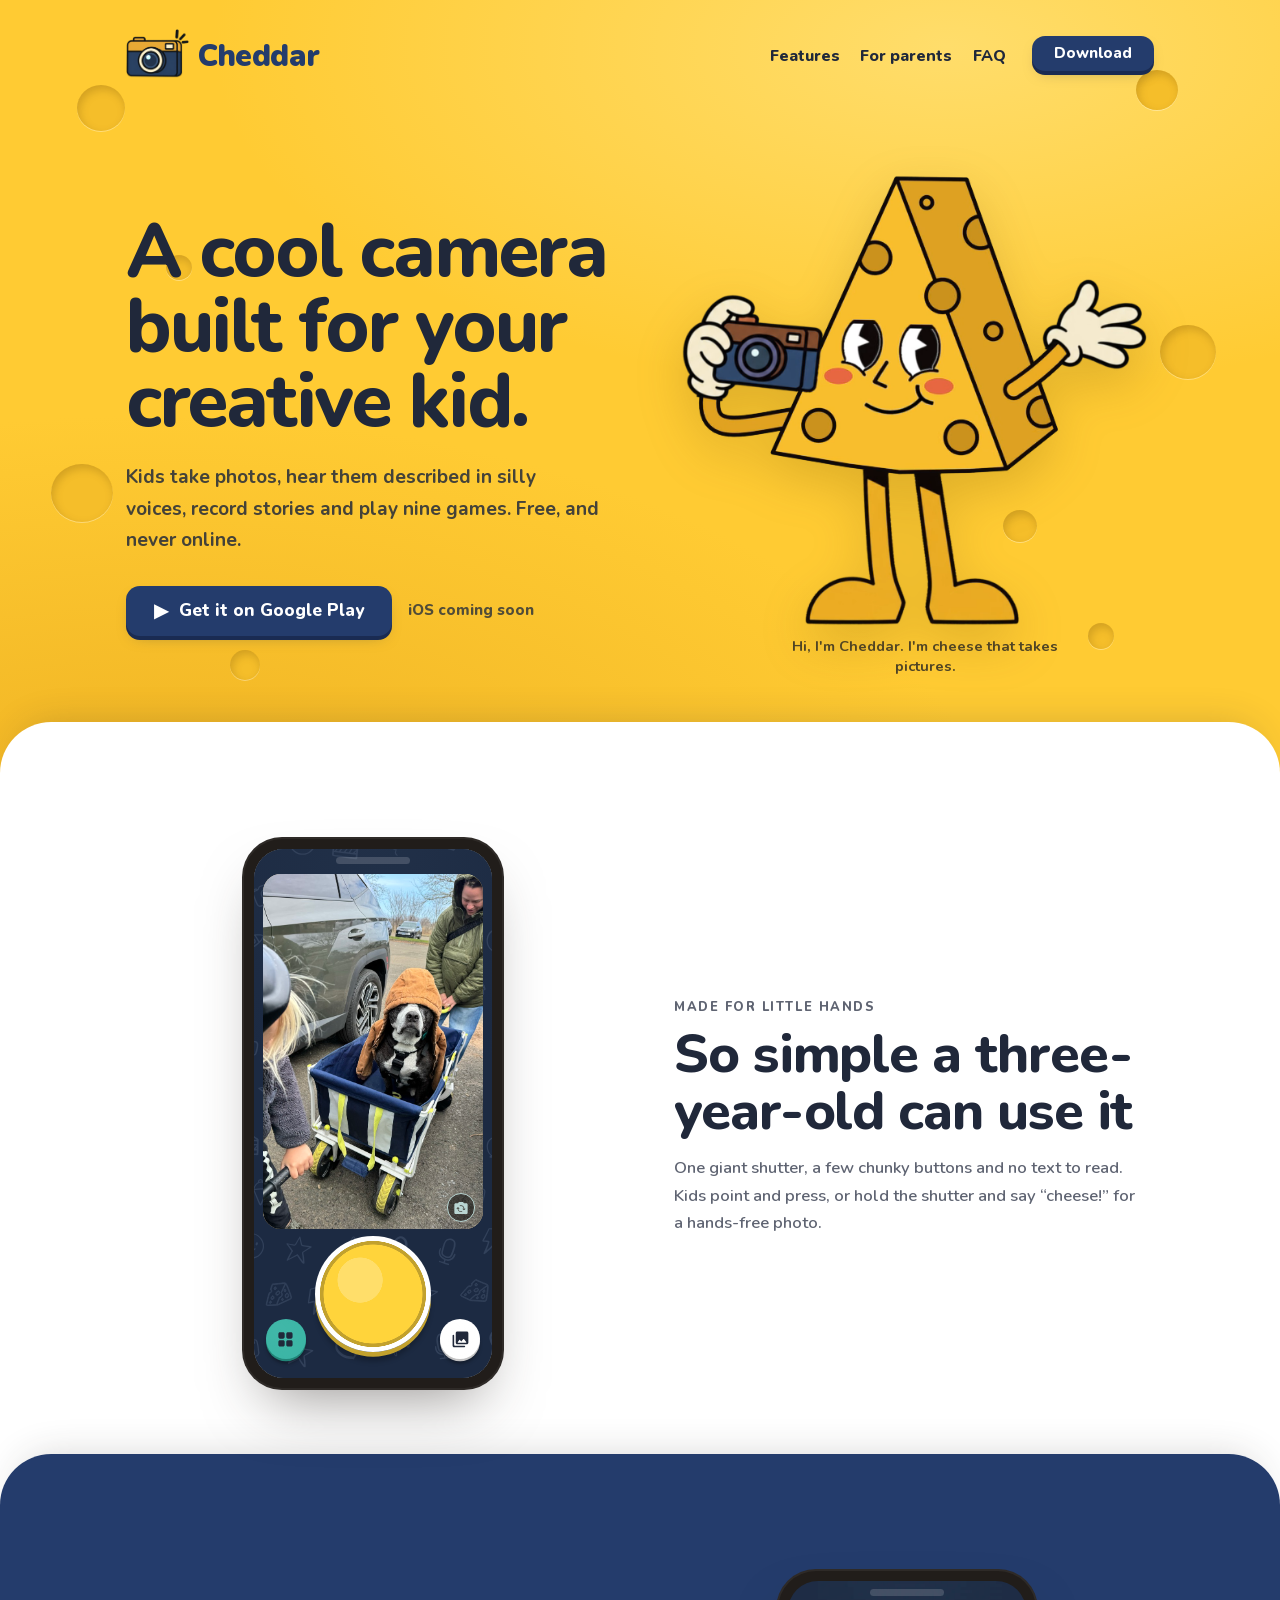
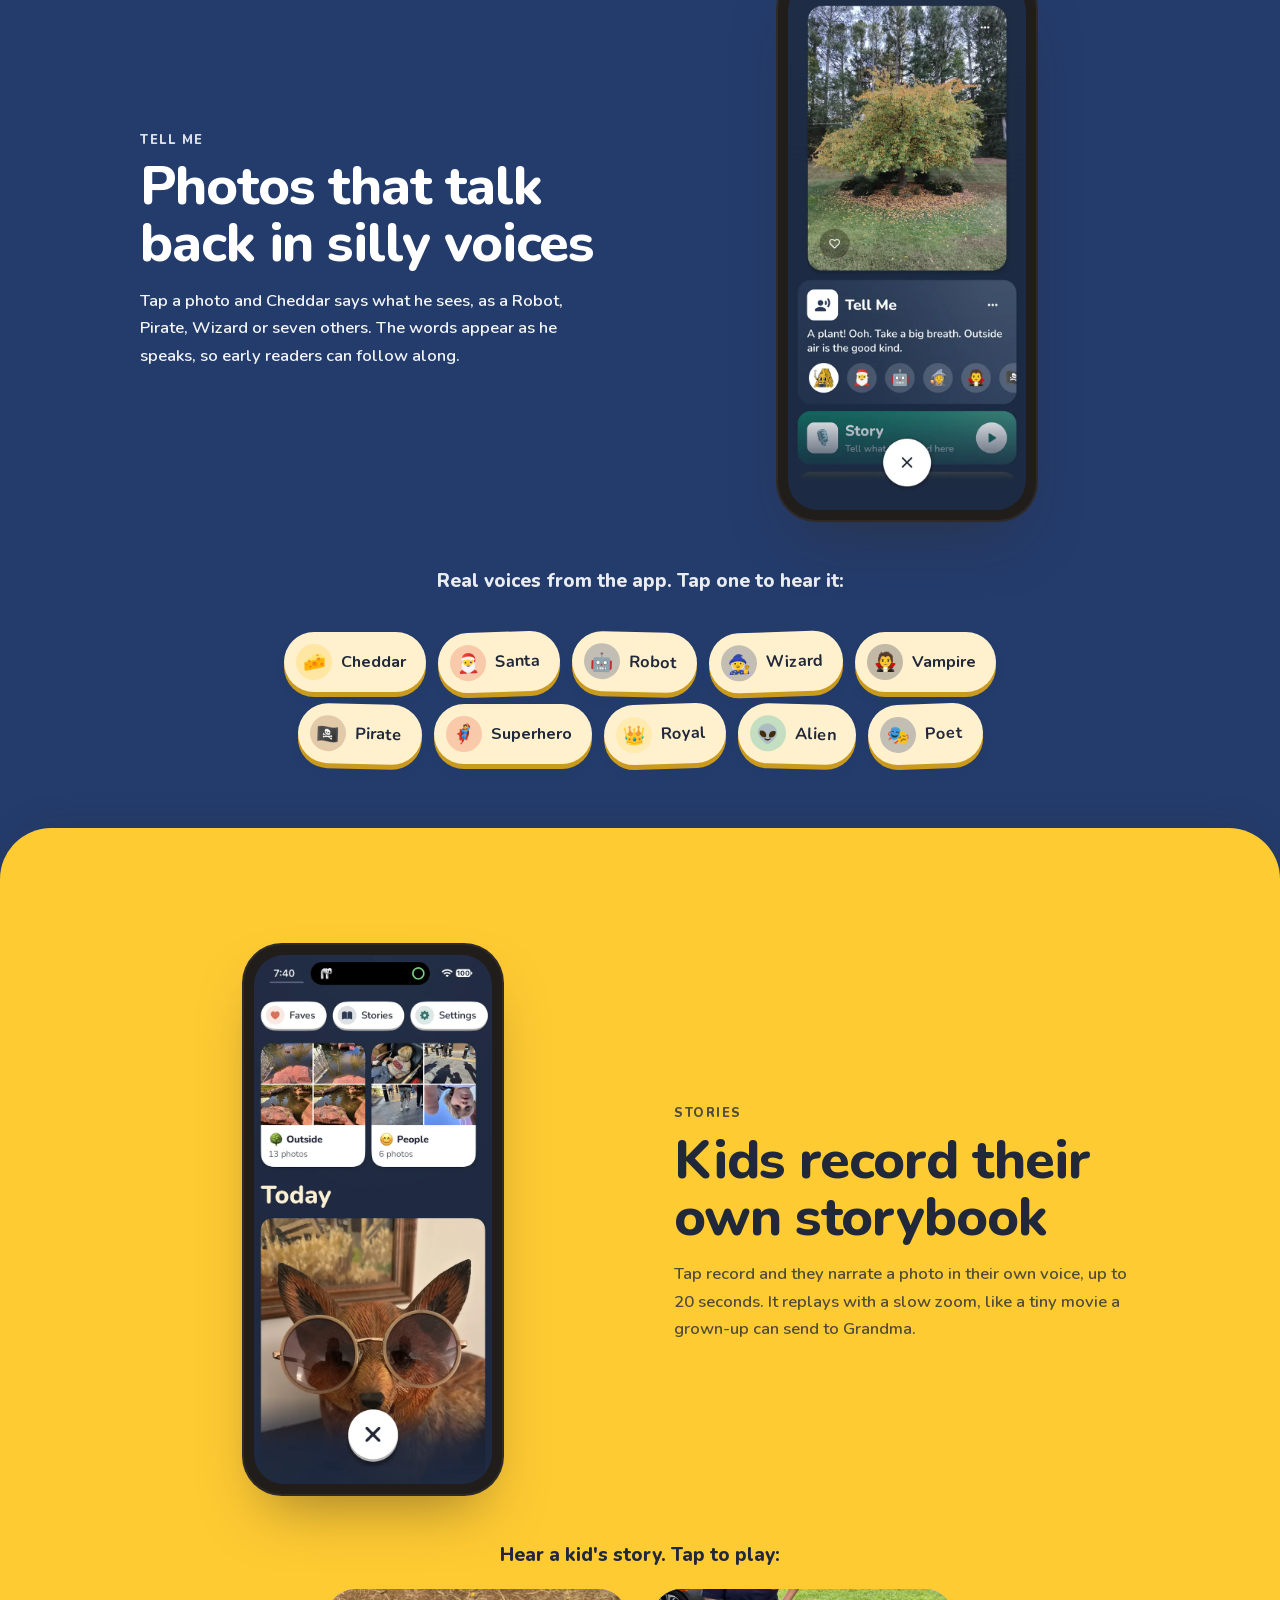
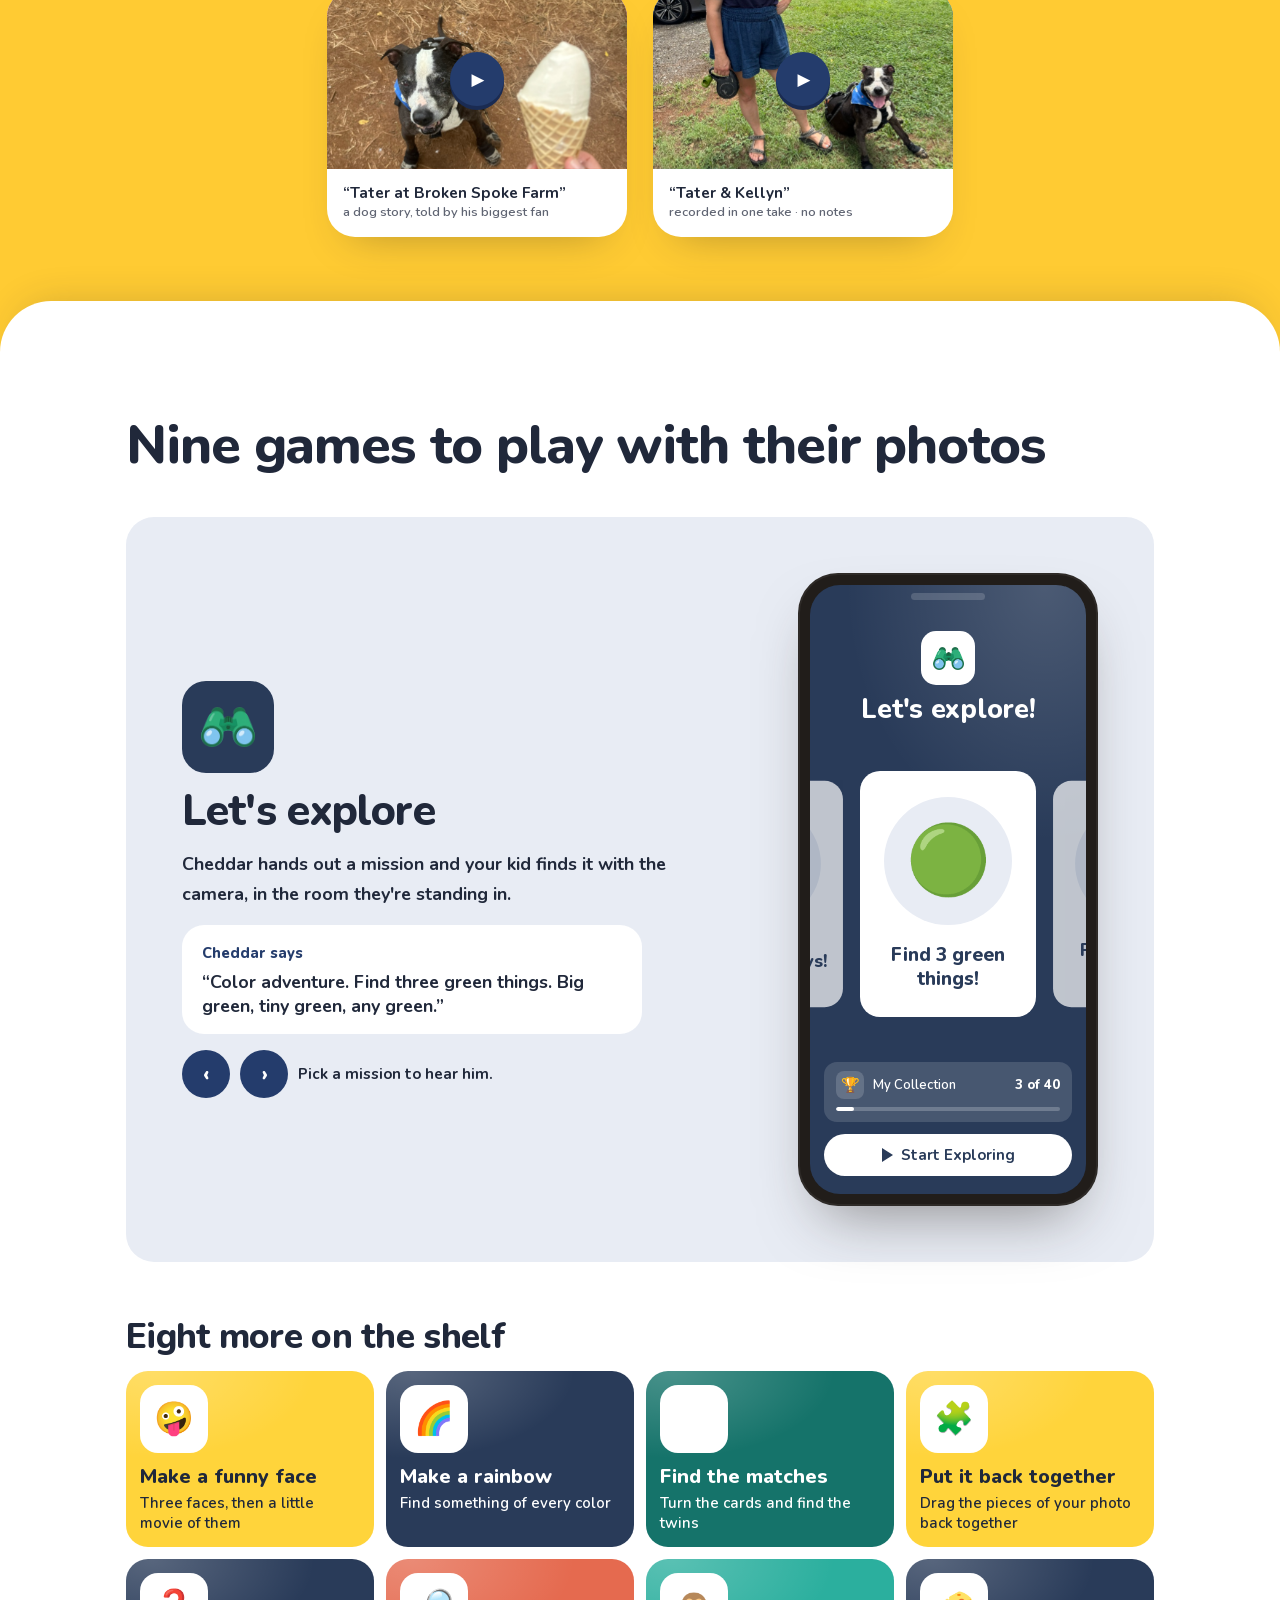
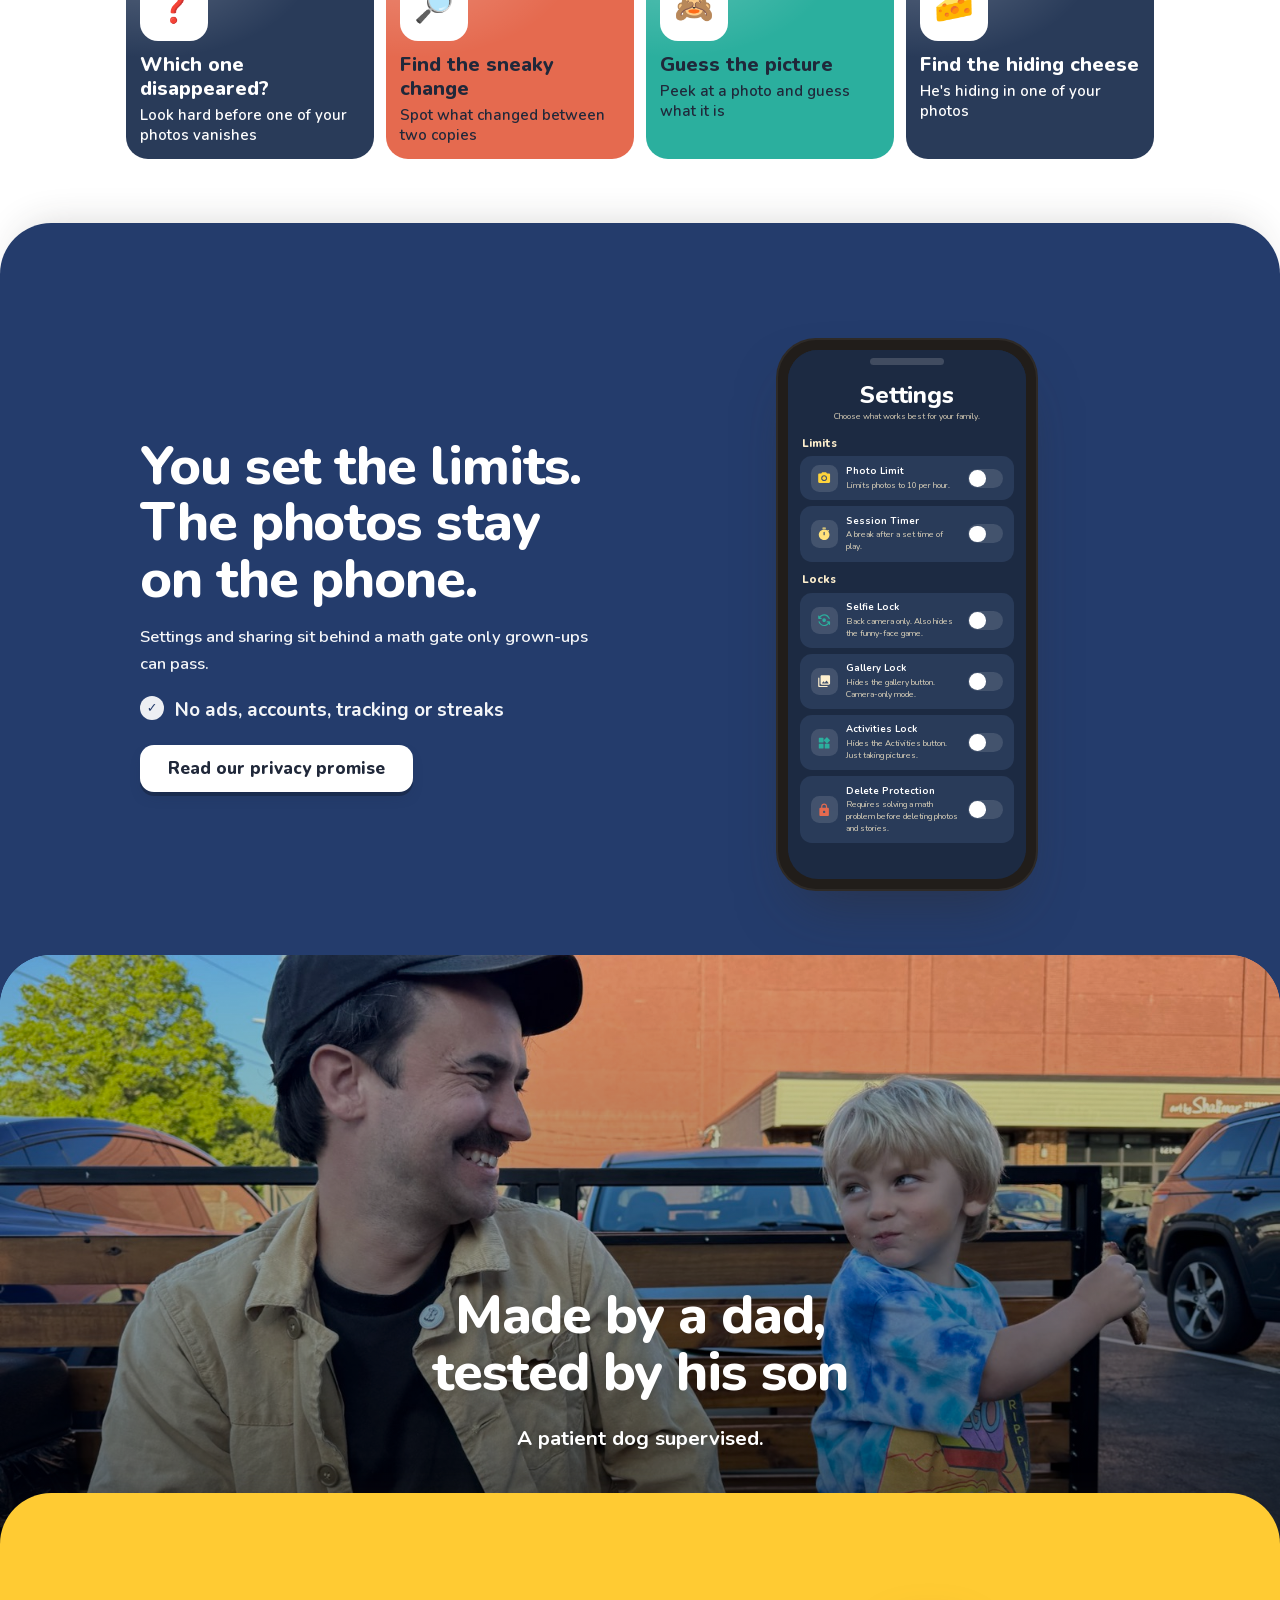
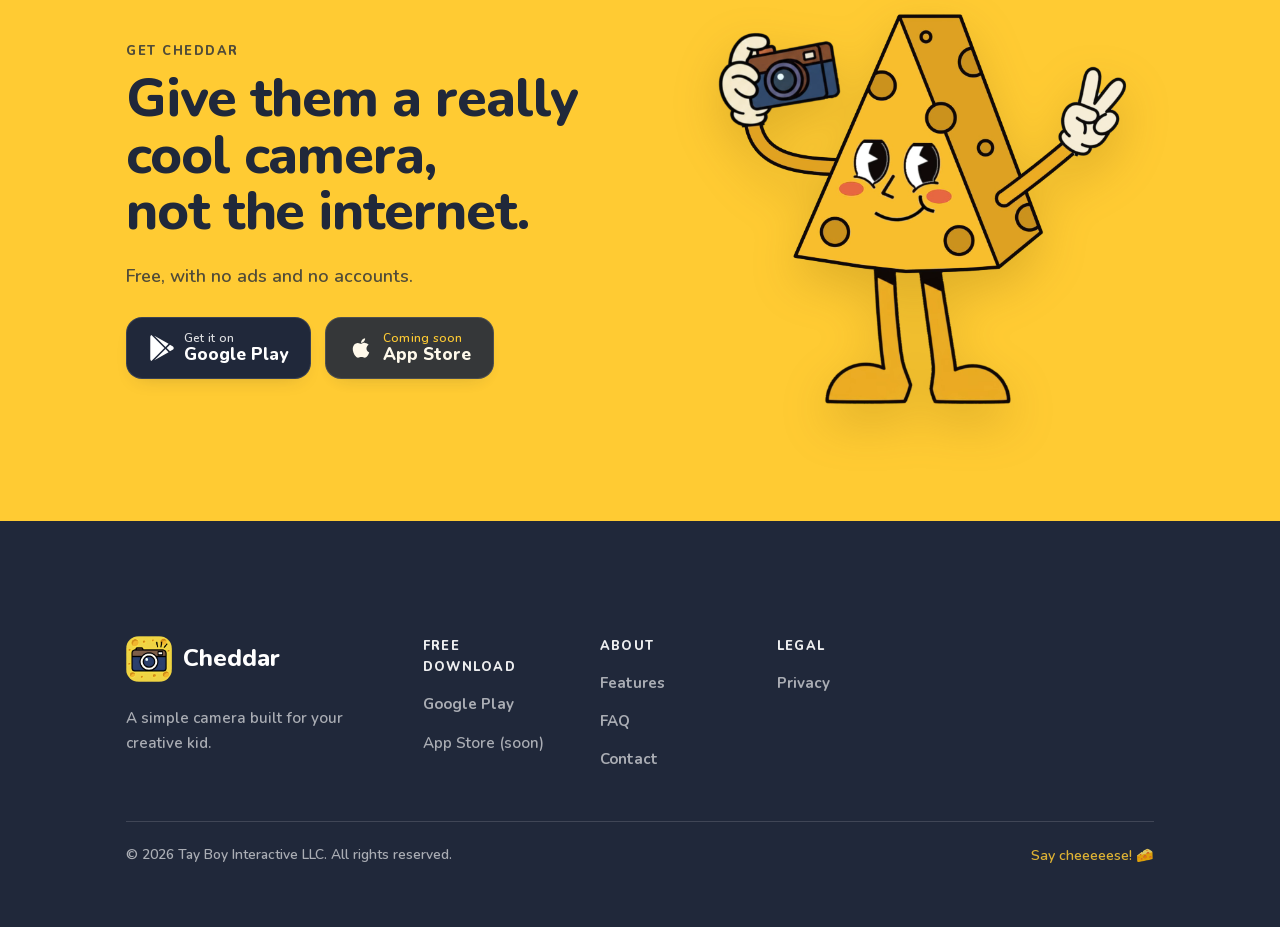
<file: index.html>
<!DOCTYPE html>
<html lang="en">
<head>
  <meta charset="UTF-8" />
  <meta name="viewport" content="width=device-width, initial-scale=1" />
  <script>document.documentElement.classList.add("js");</script>
  <title>Cheddar — A Safe Kids' Camera App for Ages 3 and Up</title>
  <meta name="description" content="Cheddar is a safe, playful first camera app for kids ages 3 and up. Giant buttons, no reading required, photos stay on the device, and parents stay in control." />
  <meta name="theme-color" content="#FFCB33" />
  <!-- Light only: tell browsers and dark-mode extensions not to repaint the page (darkreader-lock is Dark Reader's opt-out). -->
  <meta name="color-scheme" content="light" />
  <meta name="darkreader-lock" />
  <link rel="canonical" href="https://cheddar.cam/" />

  <link rel="icon" type="image/png" sizes="32x32" href="assets/img/favicon-32.png?v=202609121222" />
  <link rel="icon" type="image/png" sizes="192x192" href="assets/img/icon-192.png?v=202609121222" />
  <link rel="apple-touch-icon" href="assets/img/apple-touch-icon.png?v=202609121222" />

  <meta property="og:type" content="website" />
  <meta property="og:site_name" content="Cheddar" />
  <meta property="og:title" content="Cheddar — A Safe Kids' Camera App for Ages 3 and Up" />
  <meta property="og:description" content="A safe, playful first camera for kids ages 3 and up. Photos stay on the device; parents stay in control." />
  <meta property="og:url" content="https://cheddar.cam/" />
  <meta property="og:image" content="https://cheddar.cam/assets/img/og-image.png?v=202609121222" />
  <meta property="og:image:width" content="1200" />
  <meta property="og:image:height" content="630" />
  <meta name="twitter:card" content="summary_large_image" />
  <meta name="twitter:title" content="Cheddar — A Safe Kids' Camera App for Ages 3 and Up" />
  <meta name="twitter:description" content="A safe, playful first camera for kids ages 3 and up. Photos stay on the device; parents stay in control." />
  <meta name="twitter:image" content="https://cheddar.cam/assets/img/og-image.png?v=202609121222" />

  <link rel="preload" href="fonts/nunito-latin.woff2" as="font" type="font/woff2" crossorigin />
  <link rel="stylesheet" href="css/styles.css?v=202611201400" />

  <script type="application/ld+json">
  {
    "@context": "https://schema.org",
    "@graph": [
      {
        "@type": "Organization",
        "@id": "https://cheddar.cam/#org",
        "name": "Tay Boy Interactive LLC",
        "url": "https://cheddar.cam/",
        "logo": "https://cheddar.cam/assets/img/icon-512.png?v=202609121222"
      },
      {
        "@type": "WebSite",
        "@id": "https://cheddar.cam/#website",
        "name": "Cheddar",
        "url": "https://cheddar.cam/",
        "publisher": { "@id": "https://cheddar.cam/#org" }
      },
      {
        "@type": "MobileApplication",
        "name": "Cheddar",
        "alternateName": "Cheddar Cam",
        "operatingSystem": "Android",
        "installUrl": "https://play.google.com/store/apps/details?id=com.cheddarcam.android",
        "applicationCategory": "PhotographyApplication",
        "url": "https://cheddar.cam/",
        "description": "Cheddar is a safe, playful first camera app for kids ages 3 and up. Kids take photos by saying “cheese,” hear them described in silly character voices, record their own stories, and play nine games, from scavenger hunts to puzzles made from their own pictures. No ads, no accounts, no tracking — photos stay on the device and parents set the limits.",
        "image": "https://cheddar.cam/assets/img/icon-512.png?v=202609121222",
        "screenshot": "https://cheddar.cam/assets/img/og-image.png?v=202609121222",
        "offers": { "@type": "Offer", "price": "0", "priceCurrency": "USD" },
        "publisher": { "@id": "https://cheddar.cam/#org" }
      }
    ]
  }
  </script>
</head>
<body>
  <a class="skip-link" href="#main">Skip to content</a>


  <header class="site-header">
    <div class="container">
      <a class="brand" href="/">
        <img src="assets/img/logo-camera.webp?v=202609141818" width="45" height="40" alt="" />
        <span>Cheddar</span>
      </a>
      <button class="nav-toggle" type="button" aria-expanded="false" aria-controls="primary-nav" aria-label="Open menu" data-nav-toggle>
        <span class="bars" aria-hidden="true"></span>
      </button>
      <nav class="nav-links" id="primary-nav" aria-label="Primary">
        <a class="nav-text" href="#features">Features</a>
        <a class="nav-text" href="#parents">For parents</a>
        <a class="nav-text" href="/faq">FAQ</a>
        <a class="nav-download toy-btn" href="#download">Download</a>
      </nav>
    </div>
  </header>

  <main id="main">

    <!-- HERO — a playful little world -->
    <section class="hero band" aria-labelledby="hero-title">
      <div class="cheese-holes" aria-hidden="true">
        <span></span><span></span><span></span><span></span>
        <span></span><span></span><span></span><span></span>
      </div>
      <div class="container hero-grid">
        <div class="hero-copy">
          <h1 id="hero-title">
            <span class="ln">A cool camera</span>
            <span class="ln">built for your</span>
            <span class="ln">creative kid.</span>
          </h1>
          <p class="subline">
            Kids take photos, hear them described in silly voices, record
            stories and play nine games. Free, and never online.
          </p>
          <div class="cta-row">
            <a class="toy-btn" href="https://play.google.com/store/apps/details?id=com.cheddarcam.android" data-play-store rel="noopener">
              <span class="btn-emoji" aria-hidden="true">▶</span> Get it on Google Play
            </a>
            <span class="chip is-ghost"> iOS coming soon</span>
          </div>
        </div>

        <div class="hero-visual">
          <div class="hero-mascot-stage" data-mascot-video data-mascot-eager data-webm="assets/video/cheesy-smile.webm?v=202611111000" data-mov="assets/video/cheesy-smile.mov?v=202611111000">
            <img class="hero-mascot-main" src="assets/img/mascot.webp?v=202609181010" alt="Cheddar the cheese mascot, waving with a camera" />
          </div>
          <p class="mascot-intro">Hi, I'm <strong>Cheddar</strong>. I'm cheese that takes pictures.</p>
        </div>
      </div>
    </section>

    <!-- FEATURE PANELS — one clear panel per main feature -->

    <!-- 1. The camera itself: a working copy of the camera screen (press the shutter to step through photos) -->
    <section id="features" class="fp-section band band--white reveal">
      <div class="container">
        <div class="fpanel">
          <div class="fpanel-media">
            <div class="phone">
              <div class="phone-screen cam-screen">
                <!-- The app's camera screen (Night ground), rebuilt from the app: wallpaper baked from its
                     doodle art and layout, sizes and colours from its design tokens. Only the shutter works. -->
                <div class="appcam" data-hero-cam>
                  <div class="appcam-view">
                    <div class="hcam-frame hf-1 is-current"></div>
                    <div class="hcam-frame hf-2"></div>
                    <div class="hcam-frame hf-3"></div>
                    <div class="hcam-frame hf-4"></div>
                    <span class="appcam-flip" aria-hidden="true">
                      <svg viewBox="0 0 24 24" focusable="false"><path d="M20,5h-3.17l-1.24,-1.35C15.22,3.24 14.68,3 14.12,3H9.88c-0.56,0 -1.1,0.24 -1.48,0.65L7.17,5H4C2.9,5 2,5.9 2,7v12c0,1.1 0.9,2 2,2h16c1.1,0 2,-0.9 2,-2V7C22,5.9 21.1,5 20,5zM13.67,17.7C13.15,17.89 12.59,18 12,18c-2.76,0 -5,-2.24 -5,-5H5l2.5,-2.5L10,13H8c0,2.21 1.79,4 4,4c0.46,0 0.91,-0.08 1.32,-0.23c0.19,-0.07 0.39,-0.03 0.53,0.11C14.11,17.14 14.01,17.57 13.67,17.7zM16.5,15.5L14,13h2c0,-2.21 -1.79,-4 -4,-4c-0.46,0 -0.91,0.08 -1.32,0.23c-0.19,0.07 -0.39,0.03 -0.53,-0.11C9.89,8.86 9.99,8.43 10.33,8.3C10.85,8.11 11.41,8 12,8c2.76,0 5,2.24 5,5h2L16.5,15.5z"/></svg>
                    </span>
                    <div class="appcam-flash" data-hero-flash aria-hidden="true"></div>
                  </div>
                  <div class="appcam-controls">
                    <span class="appcam-side appcam-activities" aria-hidden="true">
                      <svg viewBox="0 0 24 24" focusable="false"><path d="M5,11h4c1.1,0 2,-0.9 2,-2V5c0,-1.1 -0.9,-2 -2,-2H5C3.9,3 3,3.9 3,5v4C3,10.1 3.9,11 5,11z"/><path d="M5,21h4c1.1,0 2,-0.9 2,-2v-4c0,-1.1 -0.9,-2 -2,-2H5c-1.1,0 -2,0.9 -2,2v4C3,20.1 3.9,21 5,21z"/><path d="M13,5v4c0,1.1 0.9,2 2,2h4c1.1,0 2,-0.9 2,-2V5c0,-1.1 -0.9,-2 -2,-2h-4C13.9,3 13,3.9 13,5z"/><path d="M15,21h4c1.1,0 2,-0.9 2,-2v-4c0,-1.1 -0.9,-2 -2,-2h-4c-1.1,0 -2,0.9 -2,2v4C13,20.1 13.9,21 15,21z"/></svg>
                    </span>
                    <button class="appcam-shutter" type="button" data-hero-shutter aria-label="Take a photo"></button>
                    <span class="appcam-side appcam-gallery" data-hero-roll aria-hidden="true">
                      <svg viewBox="0 0 24 24" focusable="false"><path d="M22,16L22,4c0,-1.1 -0.9,-2 -2,-2L8,2c-1.1,0 -2,0.9 -2,2v12c0,1.1 0.9,2 2,2h12c1.1,0 2,-0.9 2,-2zM11.4,12.53l1.63,2.18 2.58,-3.22c0.2,-0.25 0.58,-0.25 0.78,0l2.96,3.7c0.26,0.33 0.03,0.81 -0.39,0.81L9,16c-0.41,0 -0.65,-0.47 -0.4,-0.8l2,-2.67c0.2,-0.26 0.6,-0.26 0.8,0zM2,7v13c0,1.1 0.9,2 2,2h13c0.55,0 1,-0.45 1,-1s-0.45,-1 -1,-1L5,20c-0.55,0 -1,-0.45 -1,-1L4,7c0,-0.55 -0.45,-1 -1,-1s-1,0.45 -1,1z"/></svg>
                      <span class="appcam-thumb hf-1"></span>
                      <span class="appcam-thumb hf-2"></span>
                      <span class="appcam-thumb hf-3"></span>
                      <span class="appcam-thumb hf-4"></span>
                    </span>
                  </div>
                </div>
              </div>
            </div>
          </div>
          <div class="fpanel-copy">
            <span class="eyebrow">Made for little hands</span>
            <h2>So simple a three-year-old can use it</h2>
            <p class="fp-desc">One giant shutter, a few chunky buttons and no text to read. Kids point and press, or hold the shutter and say “cheese!” for a hands-free photo.</p>
          </div>
        </div>
      </div>
    </section>

    <!-- 2. Tell Me (with the voice picker folded in) -->
    <section class="fp-section band band--purple reveal">
      <div class="container">
        <div class="fpanel reverse">
          <div class="fpanel-media">
            <div class="phone"><div class="phone-screen"><img src="assets/screenshots/tell-me-night.webp?v=202611201500" width="280" height="623" alt="A photo of a tree in autumn, with Cheddar's Tell Me card saying “A plant! Ooh. Take a big breath. Outside air is the good kind.” and the character voices beneath it" loading="lazy" /></div></div>
          </div>
          <div class="fpanel-copy">
            <span class="eyebrow">Tell Me</span>
            <h2>Photos that talk back in silly voices</h2>
            <p class="fp-desc">Tap a photo and Cheddar says what he sees, as a Robot, Pirate, Wizard or seven others. The words appear as he speaks, so early readers can follow along.</p>
          </div>
        </div>
        <div class="cs-voices">
          <p class="cs-voices-label">Real voices from the app. Tap one to hear it:</p>
          <div class="voice-strip" role="group" aria-label="Character voice samples">
            <button class="voice-chip accent-yellow" type="button" data-audio="assets/voices/voice_preview_kore.m4a"><span class="vc-emoji" aria-hidden="true">🧀</span> Cheddar</button>
            <button class="voice-chip accent-coral" type="button" data-audio="assets/voices/voice_preview_sulafat.m4a"><span class="vc-emoji" aria-hidden="true">🎅</span> Santa</button>
            <button class="voice-chip accent-sky" type="button" data-audio="assets/voices/voice_preview_schedar.m4a"><span class="vc-emoji" aria-hidden="true">🤖</span> Robot</button>
            <button class="voice-chip accent-purple" type="button" data-audio="assets/voices/voice_preview_charon.m4a"><span class="vc-emoji" aria-hidden="true">🧙</span> Wizard</button>
            <button class="voice-chip accent-ink" type="button" data-audio="assets/voices/voice_preview_algenib.m4a"><span class="vc-emoji" aria-hidden="true">🧛</span> Vampire</button>
            <button class="voice-chip accent-orange" type="button" data-audio="assets/voices/voice_preview_orus.m4a"><span class="vc-emoji" aria-hidden="true">🏴‍☠️</span> Pirate</button>
            <button class="voice-chip accent-pink" type="button" data-audio="assets/voices/voice_preview_fenrir.m4a"><span class="vc-emoji" aria-hidden="true">🦸</span> Superhero</button>
            <button class="voice-chip accent-splash" type="button" data-audio="assets/voices/voice_preview_achernar.m4a"><span class="vc-emoji" aria-hidden="true">👑</span> Royal</button>
            <button class="voice-chip accent-mint" type="button" data-audio="assets/voices/voice_preview_zephyr.m4a"><span class="vc-emoji" aria-hidden="true">👽</span> Alien</button>
            <button class="voice-chip accent-purple" type="button" data-audio="assets/voices/voice_preview_puck.m4a"><span class="vc-emoji" aria-hidden="true">🎭</span> Poet</button>
          </div>
        </div>
      </div>
    </section>

    <!-- 3. Stories (sharing folded in) -->
    <section class="fp-section band band--yellow reveal">
      <div class="container">
        <div class="fpanel">
          <div class="fpanel-media">
            <div class="phone phone--ios"><div class="phone-screen"><img src="assets/screenshots/gallery-ios.webp?v=202611201100" width="280" height="607" alt="Cheddar's gallery on an iPhone: filter pills for Faves, Stories and Settings, photo groups and today's photos" loading="lazy" /></div></div>
          </div>
          <div class="fpanel-copy">
            <span class="eyebrow">Stories</span>
            <h2>Kids record their own storybook</h2>
            <p class="fp-desc">Tap record and they narrate a photo in their own voice, up to 20 seconds. It replays with a slow zoom, like a tiny movie a grown-up can send to Grandma.</p>
          </div>
        </div>
        <div class="story-strip">
          <p class="story-label">Hear a kid's story. Tap to play:</p>
          <div class="story-cards">
            <button class="story-card" type="button" data-audio="assets/stories/story-1.m4a" data-kb="13" aria-label="Play story: Tater at Broken Spoke Farm">
              <span class="story-photo sp-1"><img src="assets/stories/story-1.jpg?v=202610151513" alt="" loading="lazy" decoding="async" /><span class="story-play" aria-hidden="true"></span></span>
              <span class="story-cap"><b>“Tater at Broken Spoke Farm”</b><span>a dog story, told by his biggest fan</span></span>
            </button>
            <button class="story-card" type="button" data-audio="assets/stories/story-2.m4a" data-kb="21" aria-label="Play story: Tater and Kellyn">
              <span class="story-photo sp-2"><img src="assets/stories/story-2.jpg?v=202610151513" alt="" loading="lazy" decoding="async" /><span class="story-play" aria-hidden="true"></span></span>
              <span class="story-cap"><b>“Tater &amp; Kellyn”</b><span>recorded in one take · no notes</span></span>
            </button>
          </div>
        </div>
      </div>
    </section>

    <!-- 4. The games shelf: Explorer featured with a working demo, then the other eight games.
         Tile titles, subtitles, marks and colours mirror ActivitiesScreen.kt in the Android repo;
         the demo mirrors SafariScreen.kt, and its missions and lines come from SafariTemplates.kt.
         Each mission plays Cheddar's own recorded intro, copied from the app's clip library. -->
    <section id="activities" class="shelf-section band band--white reveal">
      <div class="container">
        <div class="section-head shelf-head">
          <h2>Nine games to play with their photos</h2>
        </div>

        <div class="shelf-feature">
          <div class="shelf-feature-copy">
            <span class="shelf-feature-mark"><img src="assets/img/binoculars.webp?v=202611101700" width="54" height="40" alt="" /></span>
            <h3>Let's explore</h3>
            <p class="shelf-feature-lede">Cheddar hands out a mission and your kid finds it with the camera, in the room they're standing in.</p>
            <div class="shelf-says" aria-live="polite"><b>Cheddar says</b><q data-explorer-says>Color adventure. Find three green things. Big green, tiny green, any green.</q></div>
            <div class="shelf-nav">
              <button type="button" data-explorer-prev aria-label="Previous mission">‹</button>
              <button type="button" data-explorer-next aria-label="Next mission">›</button>
              <span>Pick a mission to hear him.</span>
            </div>
          </div>

          <div class="phone shelf-phone">
            <div class="phone-screen">
              <div class="app-explorer" data-ui data-explorer-demo>
                <span class="ex-mark"><img src="assets/img/binoculars.webp?v=202611101700" width="31" height="23" alt="" /></span>
                <p class="ex-title">Let's explore!</p>
                <div class="ex-view" data-explorer-view>
                  <div class="ex-track" data-explorer-track role="group" aria-label="Pick a mission">
                      <button class="ex-card" type="button" data-audio="assets/voices/explorer-comfy.m4a" data-says="New adventure. Find three comfy things. Go."><span class="ex-disc" aria-hidden="true">🛋️</span><span class="ex-name">Find 3 comfy things!</span></button>
                      <button class="ex-card" type="button" data-audio="assets/voices/explorer-smiles.m4a" data-says="Smile adventure. Find three big smiles. Tickles are allowed."><span class="ex-disc" aria-hidden="true">😁</span><span class="ex-name">Find 3 big smiles!</span></button>
                      <button class="ex-card" type="button" data-audio="assets/voices/explorer-toys.m4a" data-says="New adventure. Find three fun toys. Go."><span class="ex-disc" aria-hidden="true">🎈</span><span class="ex-name">Find 3 fun toys!</span></button>
                      <button class="ex-card is-focus" type="button" data-audio="assets/voices/explorer-green.m4a" data-says="Color adventure. Find three green things. Big green, tiny green, any green."><span class="ex-disc" aria-hidden="true">🟢</span><span class="ex-name">Find 3 green things!</span></button>
                      <button class="ex-card" type="button" data-audio="assets/voices/explorer-bright.m4a" data-says="Light adventure. Find three bright spots. Sunny windows, glowy lamps, shiny stuff."><span class="ex-disc" aria-hidden="true">☀️</span><span class="ex-name">Find 3 bright spots!</span></button>
                      <button class="ex-card" type="button" data-audio="assets/voices/explorer-yummy.m4a" data-says="New adventure. Find three yummy things. Go."><span class="ex-disc" aria-hidden="true">🍎</span><span class="ex-name">Find 3 yummy things!</span></button>
                      <button class="ex-card" type="button" data-audio="assets/voices/explorer-blue.m4a" data-says="Color adventure. Find three blue things. Big blue, tiny blue, any blue."><span class="ex-disc" aria-hidden="true">🔵</span><span class="ex-name">Find 3 blue things!</span></button>
                      <button class="ex-card" type="button" data-audio="assets/voices/explorer-shoes.m4a" data-says="New mission. Find three shoes. Easy. Probably. Go find out."><span class="ex-disc" aria-hidden="true">👟</span><span class="ex-name">Find 3 shoes!</span></button>
                  </div>
                </div>
                <div class="ex-coll"><span class="ex-trophy" aria-hidden="true">🏆</span><span>My Collection</span><span class="ex-count">3 of 40</span><span class="ex-bar"><i></i></span></div>
                <button class="ex-start" type="button" data-explorer-start>Start Exploring</button>
              </div>
            </div>
          </div>
        </div>

        <h3 class="shelf-more">Eight more on the shelf</h3>
        <ul class="shelf-tiles" data-ui>
          <li class="shelf-tile is-yellow"><span class="shelf-mark" aria-hidden="true">🤪</span><b>Make a funny face</b><span class="shelf-sub">Three faces, then a little movie of them</span></li>
          <li class="shelf-tile is-navy"><span class="shelf-mark" aria-hidden="true">🌈</span><b>Make a rainbow</b><span class="shelf-sub">Find something of every color</span></li>
          <li class="shelf-tile is-teal-deep"><span class="shelf-mark shelf-mark--pair" aria-hidden="true"><span>🃏</span><span>🃏</span></span><b>Find the matches</b><span class="shelf-sub">Turn the cards and find the twins</span></li>
          <li class="shelf-tile is-yellow"><span class="shelf-mark" aria-hidden="true">🧩</span><b>Put it back together</b><span class="shelf-sub">Drag the pieces of your photo back together</span></li>
          <li class="shelf-tile is-navy"><span class="shelf-mark" aria-hidden="true">❓</span><b>Which one disappeared?</b><span class="shelf-sub">Look hard before one of your photos vanishes</span></li>
          <li class="shelf-tile is-coral"><span class="shelf-mark" aria-hidden="true">🔎</span><b>Find the sneaky change</b><span class="shelf-sub">Spot what changed between two copies</span></li>
          <li class="shelf-tile is-teal"><span class="shelf-mark" aria-hidden="true">🙈</span><b>Guess the picture</b><span class="shelf-sub">Peek at a photo and guess what it is</span></li>
          <li class="shelf-tile is-navy"><span class="shelf-mark" aria-hidden="true">🧀</span><b>Find the hiding cheese</b><span class="shelf-sub">He's hiding in one of your photos</span></li>
        </ul>
      </div>
    </section>

    <!-- 5. For parents: copy beside a working copy of the app's own Settings screen.
         The rows, words, icons and defaults mirror SettingsScreen.kt in the Android repo
         (Limits + Locks), shown in the site's phone frame; re-check them there when the app's settings change. -->
    <section id="parents" class="fp-section band band--blue clip reveal">
      <div class="container">
        <div class="fpanel reverse parents-panel">
          <div class="fpanel-media">
            <div class="phone parents-phone"><div class="phone-screen">
            <div class="app-settings" data-ui data-settings-demo role="group" aria-label="A working copy of Cheddar's grown-up settings">
              <p class="as-title">Settings</p>
              <p class="as-sub">Choose what works best for your family.</p>

              <p class="as-head">Limits</p>
              <div class="as-card">
                <div class="as-row"><span class="as-chip as-yellow"><svg viewBox="0 0 24 24" aria-hidden="true" focusable="false"><path d="M12,12m-3,0a3,3 0,1 1,6 0a3,3 0,1 1,-6 0"/><path d="M20,4h-3.17l-1.24,-1.35c-0.37,-0.41 -0.91,-0.65 -1.47,-0.65L9.88,2c-0.56,0 -1.1,0.24 -1.48,0.65L7.17,4L4,4c-1.1,0 -2,0.9 -2,2v12c0,1.1 0.9,2 2,2h16c1.1,0 2,-0.9 2,-2L22,6c0,-1.1 -0.9,-2 -2,-2zM12,17c-2.76,0 -5,-2.24 -5,-5s2.24,-5 5,-5 5,2.24 5,5 -2.24,5 -5,5z"/></svg></span><span class="as-text"><span class="as-name">Photo Limit</span><span class="as-desc" data-limit-desc>Limits photos to 10 per hour.</span></span><button class="as-switch" type="button" role="switch" aria-checked="false" aria-label="Photo Limit" data-sw="limit" data-opens></button></div>
                <div class="as-extra"><div class="as-extra-in">
                  <div class="as-hair"></div>
                  <div class="as-picker" role="group" aria-label="Photos per hour" data-pick="limit"><button type="button" data-v="5" aria-pressed="false">5</button><button type="button" data-v="10" aria-pressed="true">10</button><button type="button" data-v="15" aria-pressed="false">15</button><button type="button" data-v="20" aria-pressed="false">20</button></div>
                  <div class="as-hair as-hair--in"></div>
                  <div class="as-sub-row"><div class="as-row"><span class="as-chip as-teal"><svg viewBox="0 0 24 24" aria-hidden="true" focusable="false"><path d="M3,10v4c0,0.55 0.45,1 1,1h3l3.29,3.29c0.63,0.63 1.71,0.18 1.71,-0.71L12,6.41c0,-0.89 -1.08,-1.34 -1.71,-0.71L7,9L4,9c-0.55,0 -1,0.45 -1,1zM16.5,12c0,-1.77 -1.02,-3.29 -2.5,-4.03v8.05c1.48,-0.73 2.5,-2.25 2.5,-4.02zM14,4.45v0.2c0,0.38 0.25,0.71 0.6,0.85C17.18,6.53 19,9.06 19,12s-1.82,5.47 -4.4,6.5c-0.36,0.14 -0.6,0.47 -0.6,0.85v0.2c0,0.63 0.63,1.07 1.21,0.85C18.6,19.11 21,15.84 21,12s-2.4,-7.11 -5.79,-8.4c-0.58,-0.23 -1.21,0.22 -1.21,0.85z"/></svg></span><span class="as-text"><span class="as-name">Count Down Out Loud</span><span class="as-desc">Cheddar says how many photos are left (“2 more pictures!”).</span></span><button class="as-switch" type="button" role="switch" aria-checked="false" aria-label="Count Down Out Loud for photos" data-sw="limit-count"></button></div></div>
                </div></div>
              </div>
              <div class="as-card">
                <div class="as-row"><span class="as-chip as-splash"><svg viewBox="0 0 24 24" aria-hidden="true" focusable="false"><path d="M10,3h4c0.55,0 1,-0.45 1,-1c0,-0.55 -0.45,-1 -1,-1h-4C9.45,1 9,1.45 9,2C9,2.55 9.45,3 10,3z"/><path d="M19.03,7.39l0.75,-0.75c0.38,-0.38 0.39,-1.01 0,-1.4c0,0 -0.01,-0.01 -0.01,-0.01c-0.39,-0.39 -1.01,-0.38 -1.4,0l-0.75,0.75C16.07,4.74 14.12,4 12,4c-4.8,0 -8.88,3.96 -9,8.76C2.87,17.84 6.94,22 12,22c4.98,0 9,-4.03 9,-9C21,10.88 20.26,8.93 19.03,7.39zM13,13c0,0.55 -0.45,1 -1,1s-1,-0.45 -1,-1V9c0,-0.55 0.45,-1 1,-1s1,0.45 1,1V13z"/></svg></span><span class="as-text"><span class="as-name">Session Timer</span><span class="as-desc" data-timer-desc>A break after a set time of play.</span></span><button class="as-switch" type="button" role="switch" aria-checked="false" aria-label="Session Timer" data-sw="timer" data-opens></button></div>
                <div class="as-extra"><div class="as-extra-in">
                  <div class="as-hair"></div>
                  <div class="as-picker" role="group" aria-label="Minutes of play" data-pick="session"><button type="button" data-v="5" aria-pressed="true">5 min</button><button type="button" data-v="10" aria-pressed="false">10 min</button><button type="button" data-v="15" aria-pressed="false">15 min</button><button type="button" data-v="20" aria-pressed="false">20 min</button></div>
                  <div class="as-hair as-hair--in"></div>
                  <div class="as-sub-row as-sub-head"><div class="as-row"><span class="as-chip as-teal"><svg viewBox="0 0 24 24" aria-hidden="true" focusable="false"><path d="M12,6m-2,0a2,2 0,1 1,4 0a2,2 0,1 1,-4 0"/><path d="M21,14.94L21,14.94c0,-0.5 -0.36,-0.93 -0.85,-0.98c-1.88,-0.21 -3.49,-1.13 -4.75,-2.63l-1.34,-1.6C13.68,9.26 13.12,9 12.53,9h-1.05c-0.59,0 -1.15,0.26 -1.53,0.72l-1.34,1.6c-1.25,1.5 -2.87,2.42 -4.75,2.63C3.36,14.01 3,14.44 3,14.94v0c0,0.6 0.53,1.07 1.13,1c2.3,-0.27 4.32,-1.39 5.87,-3.19V15l-3.76,1.5c-0.65,0.26 -1.16,0.83 -1.23,1.53C4.91,19.1 5.74,20 6.79,20H9v-0.5c0,-1.38 1.12,-2.5 2.5,-2.5h3c0.28,0 0.5,0.22 0.5,0.5S14.78,18 14.5,18h-3c-0.83,0 -1.5,0.67 -1.5,1.5V20l7.1,0c0.85,0 1.65,-0.54 1.85,-1.37c0.21,-0.89 -0.27,-1.76 -1.08,-2.08L14,15v-2.25c1.56,1.8 3.57,2.91 5.87,3.19C20.47,16 21,15.54 21,14.94z"/></svg></span><span class="as-text"><span class="as-name">Break Length</span><span class="as-desc">Then the camera comes back. A grown-up can end it sooner.</span></span></div></div>
                  <div class="as-picker" role="group" aria-label="Minutes of break" data-pick="rest"><button type="button" data-v="5" aria-pressed="false">5 min</button><button type="button" data-v="10" aria-pressed="true">10 min</button><button type="button" data-v="15" aria-pressed="false">15 min</button><button type="button" data-v="30" aria-pressed="false">30 min</button></div>
                  <div class="as-hair as-hair--in"></div>
                  <div class="as-sub-row"><div class="as-row"><span class="as-chip as-teal"><svg viewBox="0 0 24 24" aria-hidden="true" focusable="false"><path d="M3,10v4c0,0.55 0.45,1 1,1h3l3.29,3.29c0.63,0.63 1.71,0.18 1.71,-0.71L12,6.41c0,-0.89 -1.08,-1.34 -1.71,-0.71L7,9L4,9c-0.55,0 -1,0.45 -1,1zM16.5,12c0,-1.77 -1.02,-3.29 -2.5,-4.03v8.05c1.48,-0.73 2.5,-2.25 2.5,-4.02zM14,4.45v0.2c0,0.38 0.25,0.71 0.6,0.85C17.18,6.53 19,9.06 19,12s-1.82,5.47 -4.4,6.5c-0.36,0.14 -0.6,0.47 -0.6,0.85v0.2c0,0.63 0.63,1.07 1.21,0.85C18.6,19.11 21,15.84 21,12s-2.4,-7.11 -5.79,-8.4c-0.58,-0.23 -1.21,0.22 -1.21,0.85z"/></svg></span><span class="as-text"><span class="as-name">Count Down Out Loud</span><span class="as-desc">Cheddar calls out the time left (“one minute left!”).</span></span><button class="as-switch" type="button" role="switch" aria-checked="false" aria-label="Count Down Out Loud for breaks" data-sw="timer-count"></button></div></div>
                </div></div>
              </div>

              <p class="as-head as-head--next">Locks</p>
              <div class="as-card"><div class="as-row"><span class="as-chip as-teal"><svg viewBox="0 0 24 24" aria-hidden="true" focusable="false"><path d="M9,12c0,1.66 1.34,3 3,3s3,-1.34 3,-3s-1.34,-3 -3,-3S9,10.34 9,12z"/><path d="M8,9L8,9c0,-0.55 -0.45,-1 -1,-1H5.09C6.47,5.61 9.05,4 12,4c3.49,0 6.45,2.24 7.54,5.36C19.68,9.75 20.07,10 20.48,10h0c0.68,0 1.18,-0.67 0.96,-1.31C20.07,4.79 16.36,2 12,2C8.73,2 5.82,3.58 4,6.01V5c0,-0.55 -0.45,-1 -1,-1h0C2.45,4 2,4.45 2,5v4c0,0.55 0.45,1 1,1h4C7.55,10 8,9.55 8,9z"/><path d="M16,15L16,15c0,0.55 0.45,1 1,1h1.91c-1.38,2.39 -3.96,4 -6.91,4c-3.49,0 -6.45,-2.24 -7.54,-5.36C4.32,14.25 3.93,14 3.52,14h0c-0.68,0 -1.18,0.67 -0.96,1.31C3.93,19.21 7.64,22 12,22c3.27,0 6.18,-1.58 8,-4.01V19c0,0.55 0.45,1 1,1h0c0.55,0 1,-0.45 1,-1v-4c0,-0.55 -0.45,-1 -1,-1h-4C16.45,14 16,14.45 16,15z"/></svg></span><span class="as-text"><span class="as-name">Selfie Lock</span><span class="as-desc">Back camera only. Also hides the funny-face game.</span></span><button class="as-switch" type="button" role="switch" aria-checked="false" aria-label="Selfie Lock" data-sw="selfie"></button></div></div>
              <div class="as-card"><div class="as-row"><span class="as-chip as-cream"><svg viewBox="0 0 24 24" aria-hidden="true" focusable="false"><path d="M22,16L22,4c0,-1.1 -0.9,-2 -2,-2L8,2c-1.1,0 -2,0.9 -2,2v12c0,1.1 0.9,2 2,2h12c1.1,0 2,-0.9 2,-2zM11.4,12.53l1.63,2.18 2.58,-3.22c0.2,-0.25 0.58,-0.25 0.78,0l2.96,3.7c0.26,0.33 0.03,0.81 -0.39,0.81L9,16c-0.41,0 -0.65,-0.47 -0.4,-0.8l2,-2.67c0.2,-0.26 0.6,-0.26 0.8,0zM2,7v13c0,1.1 0.9,2 2,2h13c0.55,0 1,-0.45 1,-1s-0.45,-1 -1,-1L5,20c-0.55,0 -1,-0.45 -1,-1L4,7c0,-0.55 -0.45,-1 -1,-1s-1,0.45 -1,1z"/></svg></span><span class="as-text"><span class="as-name">Gallery Lock</span><span class="as-desc">Hides the gallery button. Camera-only mode.</span></span><button class="as-switch" type="button" role="switch" aria-checked="false" aria-label="Gallery Lock" data-sw="gallery"></button></div></div>
              <div class="as-card"><div class="as-row"><span class="as-chip as-teal"><svg viewBox="0 0 24 24" aria-hidden="true" focusable="false"><path d="M13,14v6c0,0.55 0.45,1 1,1h6c0.55,0 1,-0.45 1,-1v-6c0,-0.55 -0.45,-1 -1,-1h-6c-0.55,0 -1,0.45 -1,1zM4,21h6c0.55,0 1,-0.45 1,-1v-6c0,-0.55 -0.45,-1 -1,-1L4,13c-0.55,0 -1,0.45 -1,1v6c0,0.55 0.45,1 1,1zM3,4v6c0,0.55 0.45,1 1,1h6c0.55,0 1,-0.45 1,-1L11,4c0,-0.55 -0.45,-1 -1,-1L4,3c-0.55,0 -1,0.45 -1,1zM15.95,2.4L11.7,6.64c-0.39,0.39 -0.39,1.02 0,1.41l4.25,4.25c0.39,0.39 1.02,0.39 1.41,0l4.25,-4.25c0.39,-0.39 0.39,-1.02 0,-1.41L17.37,2.4c-0.39,-0.39 -1.03,-0.39 -1.42,0z"/></svg></span><span class="as-text"><span class="as-name">Activities Lock</span><span class="as-desc">Hides the Activities button. Just taking pictures.</span></span><button class="as-switch" type="button" role="switch" aria-checked="false" aria-label="Activities Lock" data-sw="activities"></button></div></div>
              <div class="as-card"><div class="as-row"><span class="as-chip as-coral"><svg viewBox="0 0 24 24" aria-hidden="true" focusable="false"><path d="M18,8h-1L17,6c0,-2.76 -2.24,-5 -5,-5S7,3.24 7,6v2L6,8c-1.1,0 -2,0.9 -2,2v10c0,1.1 0.9,2 2,2h12c1.1,0 2,-0.9 2,-2L20,10c0,-1.1 -0.9,-2 -2,-2zM12,17c-1.1,0 -2,-0.9 -2,-2s0.9,-2 2,-2 2,0.9 2,2 -0.9,2 -2,2zM9,8L9,6c0,-1.66 1.34,-3 3,-3s3,1.34 3,3v2L9,8z"/></svg></span><span class="as-text"><span class="as-name">Delete Protection</span><span class="as-desc">Requires solving a math problem before deleting photos and stories.</span></span><button class="as-switch" type="button" role="switch" aria-checked="false" aria-label="Delete Protection" data-sw="delete"></button></div></div>
            </div>
            </div></div>
          </div>
          <div class="fpanel-copy">
            <h2>You set the limits. The photos stay on the phone.</h2>
            <p class="fp-desc">Settings and sharing sit behind a math gate only grown-ups can pass.</p>
            <ul class="fp-list">
              <li><span class="fp-tick" aria-hidden="true">✓</span> No ads, accounts, tracking or streaks</li>
            </ul>
            <a class="toy-btn fp-privacy" href="/privacy">Read our privacy promise</a>
          </div>
        </div>
      </div>
    </section>

    <!-- 6. FULL-WIDTH PHOTO BAND: the maker story, between parents and download -->
    <section class="band band--photo photo-band reveal" data-photo="assets/img/dad.jpg" aria-label="Cheddar in real life">
      <div class="pb-inner">
        <h2>Made by a dad, tested by his son</h2>
        <p>A patient dog supervised.</p>
      </div>
    </section>

    <!-- DOWNLOAD / GET CHEDDAR -->
    <section id="download" class="download band band--yellow reveal" aria-labelledby="download-title">
      <div class="container download-grid">
        <div class="download-copy">
          <span class="eyebrow">Get Cheddar</span>
          <h2 id="download-title">Give them a really cool camera, not the internet.</h2>
          <p class="lede">Free, with no ads and no accounts.</p>
          <div class="store-row">
            <a class="store-badge store-badge--lg" href="https://play.google.com/store/apps/details?id=com.cheddarcam.android" data-play-store rel="noopener" aria-label="Get Cheddar on Google Play">
              <svg viewBox="0 0 512 512" aria-hidden="true"><path d="M325.3 234.3 104.6 13l280.8 161.2-60.1 60.1zM47 0C34 6.8 25.3 19.2 25.3 35.3v441.3c0 16.1 8.7 28.5 21.7 35.3l256.6-256L47 0zm425.2 225.6-58.9-34.1-65.7 64.5 65.7 64.5 60.1-34.1c18-14.3 18-46.5-1.2-60.8zM104.6 499l280.8-161.2-60.1-60.1L104.6 499z"/></svg>
              <span class="sb-text"><span class="sb-top">Get it on</span><span class="sb-name">Google Play</span></span>
            </a>
            <span class="store-badge store-badge--lg is-soon">
              <svg viewBox="0 0 24 24" aria-hidden="true"><path d="M17.05 20.28c-.98.95-2.05.8-3.08.35-1.09-.46-2.09-.48-3.24 0-1.44.62-2.2.44-3.06-.35C2.79 15.25 3.51 7.59 9.05 7.31c1.35.07 2.29.74 3.08.8 1.18-.24 2.31-.93 3.57-.84 1.51.12 2.65.72 3.4 1.8-3.12 1.87-2.38 5.98.48 7.13-.57 1.5-1.31 2.99-2.51 4.09zM12.03 7.25c-.15-2.23 1.66-4.07 3.74-4.25.29 2.58-2.34 4.5-3.74 4.25z"/></svg>
              <span class="sb-text"><span class="sb-top">Coming soon</span><span class="sb-name">App Store</span></span>
            </span>
          </div>
        </div>
        <div class="download-visual">
          <div class="download-mascot" aria-hidden="true" data-mascot-video data-webm="assets/video/cheesy-peace-sign.webm?v=202611111000" data-mov="assets/video/cheesy-peace-sign.mov?v=202611111000">
            <img src="assets/img/mascot-foot.webp?v=202611111000" width="800" height="800" alt="" loading="lazy" decoding="async" />
          </div>
        </div>
      </div>
    </section>

  </main>

  <footer class="site-footer site-footer--dark">
    <div class="container">
      <div class="footer-cols">
        <div class="footer-brand-col">
          <a class="foot-brand" href="/">
            <img src="assets/img/logo-badge.webp?v=202609111746" width="46" height="46" alt="" />
            Cheddar
          </a>
          <p class="foot-tag">A simple camera built for your creative kid.</p>
        </div>
        <div class="footer-col">
          <p class="footer-heading">Free download</p>
          <ul>
            <li><a href="https://play.google.com/store/apps/details?id=com.cheddarcam.android" data-play-store rel="noopener">Google Play</a></li>
            <li><span>App Store (soon)</span></li>
          </ul>
        </div>
        <div class="footer-col">
          <p class="footer-heading">About</p>
          <ul>
            <li><a href="/#features">Features</a></li>
            <li><a href="/faq">FAQ</a></li>
            <li><a href="/contact">Contact</a></li>
          </ul>
        </div>
        <div class="footer-col">
          <p class="footer-heading">Legal</p>
          <ul>
            <li><a href="/privacy">Privacy</a></li>
          </ul>
        </div>
      </div>
      <div class="footer-bottom">
        <span>© 2026 Tay Boy Interactive LLC. All rights reserved.</span>
        <span class="made">Say cheeeeese! 🧀</span>
      </div>
    </div>
  </footer>

  <script src="js/main.js?v=202611201300" defer></script>
</body>
</html>
</file>
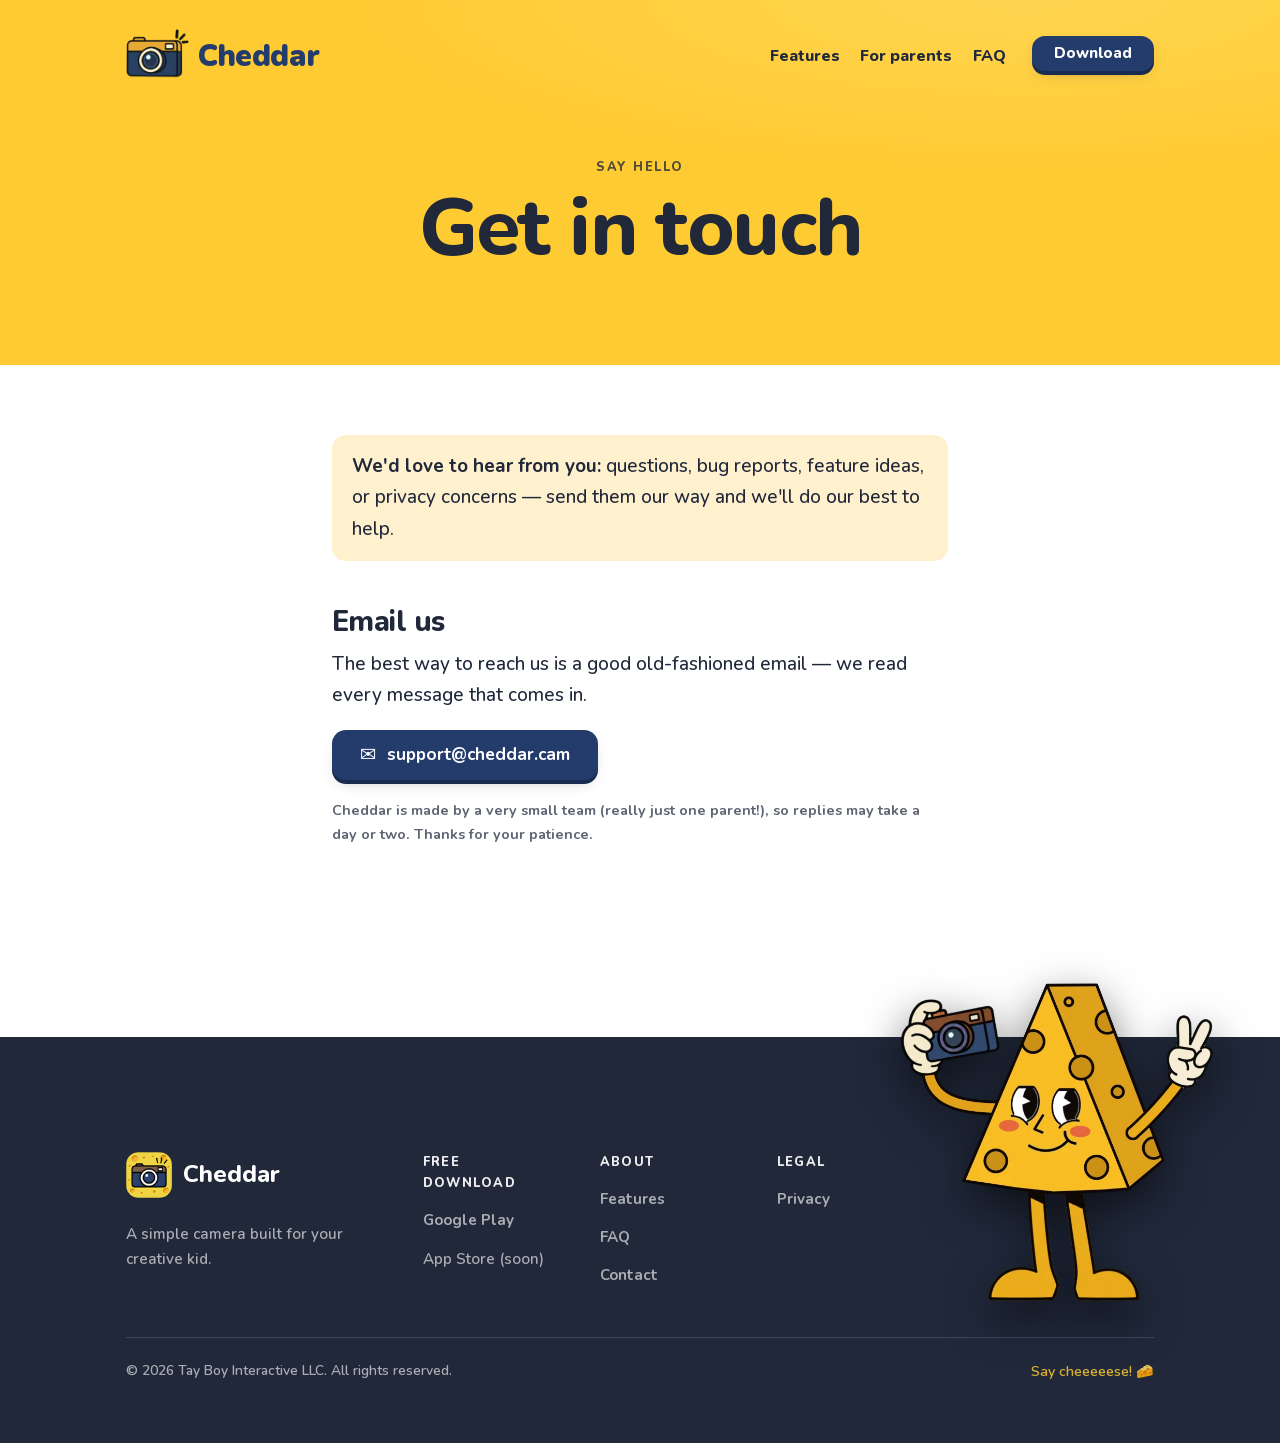
<file: contact.html>
<!DOCTYPE html>
<html lang="en">
<head>
  <meta charset="UTF-8" />
  <meta name="viewport" content="width=device-width, initial-scale=1" />
  <script>document.documentElement.classList.add("js");</script>
  <title>Contact — Cheddar</title>
  <meta name="description" content="Get in touch with the Cheddar team. Email us and we'll get back to you — we're a small team, so give us a day or two." />
  <meta name="theme-color" content="#FFCB33" />
  <!-- Light only: tell browsers and dark-mode extensions not to repaint the page (darkreader-lock is Dark Reader's opt-out). -->
  <meta name="color-scheme" content="light" />
  <meta name="darkreader-lock" />
  <link rel="canonical" href="https://cheddar.cam/contact" />

  <link rel="icon" type="image/png" sizes="32x32" href="assets/img/favicon-32.png?v=202609121222" />
  <link rel="icon" type="image/png" sizes="192x192" href="assets/img/icon-192.png?v=202609121222" />
  <link rel="apple-touch-icon" href="assets/img/apple-touch-icon.png?v=202609121222" />

  <meta property="og:type" content="website" />
  <meta property="og:site_name" content="Cheddar" />
  <meta property="og:title" content="Contact — Cheddar" />
  <meta property="og:description" content="Get in touch with the Cheddar team. We're a small team, so give us a day or two." />
  <meta property="og:url" content="https://cheddar.cam/contact" />
  <meta property="og:image" content="https://cheddar.cam/assets/img/og-image.png?v=202609121222" />

  <link rel="preload" href="fonts/nunito-latin.woff2" as="font" type="font/woff2" crossorigin />
  <link rel="stylesheet" href="css/styles.css?v=202611120900" />
</head>
<body>
  <a class="skip-link" href="#main">Skip to content</a>

  <header class="site-header">
    <div class="container">
      <a class="brand" href="/">
        <img src="assets/img/logo-camera.webp?v=202609141818" width="45" height="40" alt="" />
        <span>Cheddar</span>
      </a>
      <button class="nav-toggle" type="button" aria-expanded="false" aria-controls="primary-nav" aria-label="Open menu" data-nav-toggle>
        <span class="bars" aria-hidden="true"></span>
      </button>
      <nav class="nav-links" id="primary-nav" aria-label="Primary">
        <a class="nav-text" href="/#features">Features</a>
        <a class="nav-text" href="/#parents">For parents</a>
        <a class="nav-text" href="/faq">FAQ</a>
        <a class="nav-download toy-btn" href="/#download">Download</a>
      </nav>
    </div>
  </header>

  <main id="main">
    <section class="page-hero">
      <div class="container">
        <span class="eyebrow">Say hello</span>
        <h1>Get in touch</h1>
      </div>
    </section>

    <section class="pt-0">
      <div class="container">
        <div class="prose">
          <div class="callout">
            <strong>We'd love to hear from you:</strong> questions, bug reports, feature ideas, or privacy concerns — send them our way and we'll do our best to help.
          </div>
          <h2>Email us</h2>
          <p>The best way to reach us is a good old-fashioned email — we read every message that comes in.</p>
          <p><a class="toy-btn" href="mailto:support@cheddar.cam"><span class="btn-emoji" aria-hidden="true">✉️</span> support@cheddar.cam</a></p>
          <p class="meta">Cheddar is made by a very small team (really just one parent!), so replies may take a day or two. Thanks for your patience.</p>
        </div>
      </div>
    </section>
  </main>

  <footer class="site-footer site-footer--dark">
    <div class="container">
      <div class="footer-cols">
        <div class="footer-brand-col">
          <a class="foot-brand" href="/">
            <img src="assets/img/logo-badge.webp?v=202609111746" width="46" height="46" alt="" />
            Cheddar
          </a>
          <p class="foot-tag">A simple camera built for your creative kid.</p>
        </div>
        <div class="footer-col">
          <p class="footer-heading">Free download</p>
          <ul>
            <li><a href="https://play.google.com/store/apps/details?id=com.cheddarcam.android" data-play-store rel="noopener">Google Play</a></li>
            <li><span>App Store (soon)</span></li>
          </ul>
        </div>
        <div class="footer-col">
          <p class="footer-heading">About</p>
          <ul>
            <li><a href="/#features">Features</a></li>
            <li><a href="/faq">FAQ</a></li>
            <li><a href="/contact">Contact</a></li>
          </ul>
        </div>
        <div class="footer-col">
          <p class="footer-heading">Legal</p>
          <ul>
            <li><a href="/privacy">Privacy</a></li>
          </ul>
        </div>
        <div class="foot-mascot" data-shot="assets/img/mascot-foot.webp?v=202611111000" data-shot-alt="" aria-hidden="true"></div>
      </div>
      <div class="footer-bottom">
        <span>© 2026 Tay Boy Interactive LLC. All rights reserved.</span>
        <span class="made">Say cheeeeese! 🧀</span>
      </div>
    </div>
  </footer>

  <script src="js/main.js?v=202611111900" defer></script>
</body>
</html>
</file>
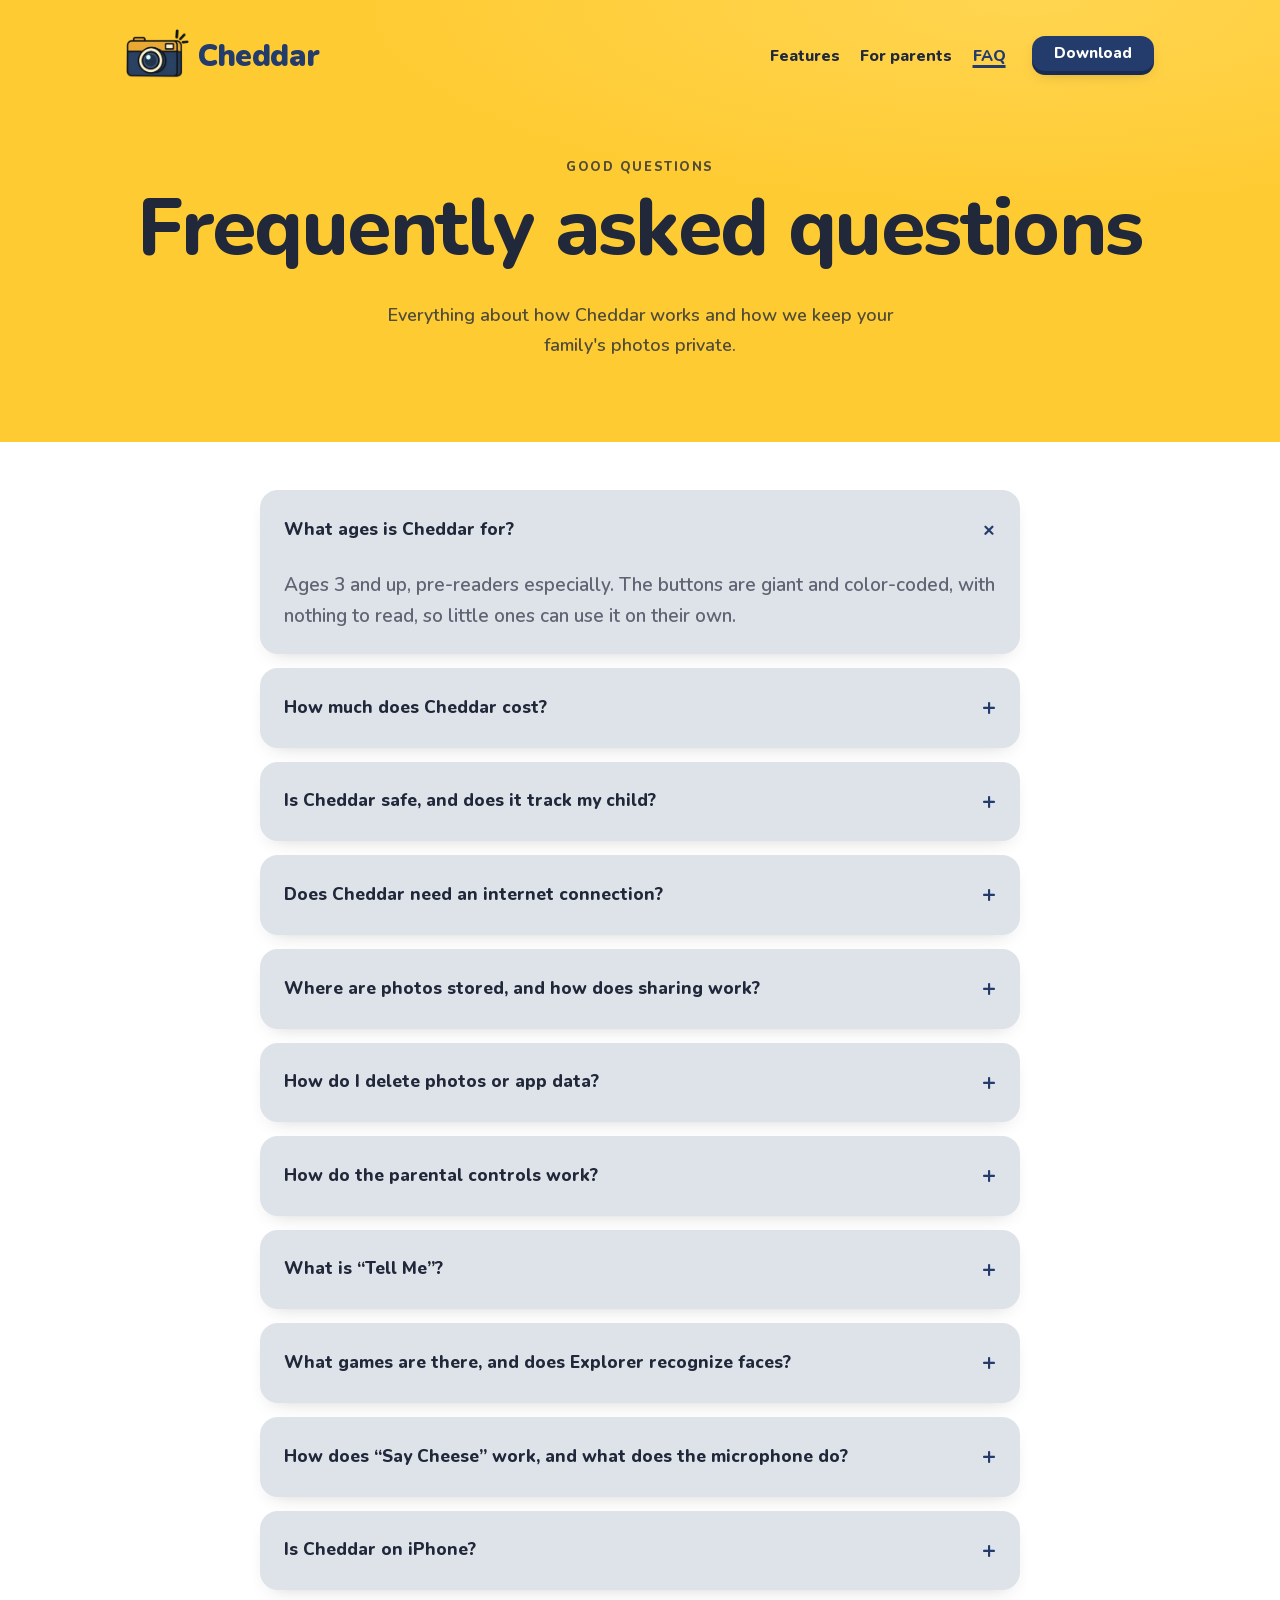
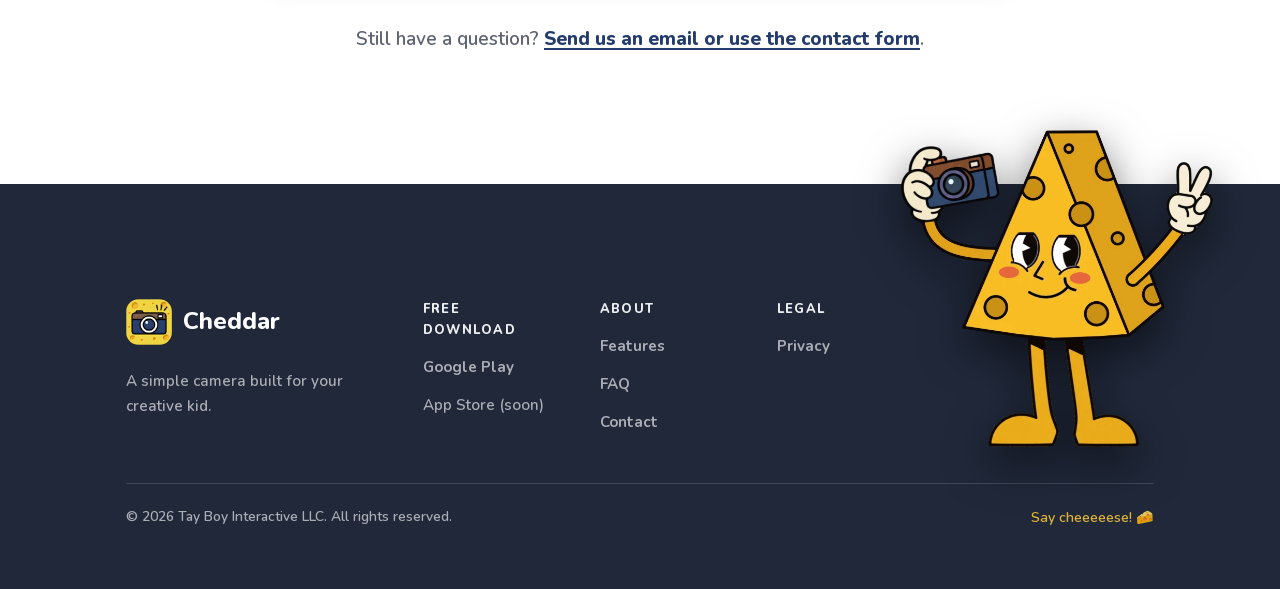
<file: faq.html>
<!DOCTYPE html>
<html lang="en">
<head>
  <meta charset="UTF-8" />
  <meta name="viewport" content="width=device-width, initial-scale=1" />
  <script>document.documentElement.classList.add("js");</script>
  <title>FAQ — Cheddar</title>
  <meta name="description" content="Frequently asked questions about Cheddar, the kids' camera app: ages, price, ads &amp; tracking, where photos are stored, Tell Me, parental controls, and more." />
  <meta name="theme-color" content="#FFCB33" />
  <!-- Light only: tell browsers and dark-mode extensions not to repaint the page (darkreader-lock is Dark Reader's opt-out). -->
  <meta name="color-scheme" content="light" />
  <meta name="darkreader-lock" />
  <link rel="canonical" href="https://cheddar.cam/faq" />

  <link rel="icon" type="image/png" sizes="32x32" href="assets/img/favicon-32.png?v=202609121222" />
  <link rel="icon" type="image/png" sizes="192x192" href="assets/img/icon-192.png?v=202609121222" />
  <link rel="apple-touch-icon" href="assets/img/apple-touch-icon.png?v=202609121222" />

  <meta property="og:type" content="website" />
  <meta property="og:site_name" content="Cheddar" />
  <meta property="og:title" content="FAQ — Cheddar" />
  <meta property="og:description" content="Everything you need to know about Cheddar: how it works, what it costs, and how we keep your family's photos private." />
  <meta property="og:url" content="https://cheddar.cam/faq" />
  <meta property="og:image" content="https://cheddar.cam/assets/img/og-image.png?v=202609121222" />

  <link rel="preload" href="fonts/nunito-latin.woff2" as="font" type="font/woff2" crossorigin />
  <link rel="stylesheet" href="css/styles.css?v=202611120900" />

  <script type="application/ld+json">
  {
    "@context": "https://schema.org",
    "@type": "FAQPage",
    "mainEntity": [
      { "@type": "Question", "name": "What ages is Cheddar for?", "acceptedAnswer": { "@type": "Answer", "text": "Ages 3 and up, pre-readers especially. The buttons are giant and color-coded, with nothing to read, so little ones can use it on their own." } },
      { "@type": "Question", "name": "How much does Cheddar cost?", "acceptedAnswer": { "@type": "Answer", "text": "Cheddar is free, with no ads, in-app purchases or subscriptions." } },
      { "@type": "Question", "name": "Is Cheddar safe, and does it track my child?", "acceptedAnswer": { "@type": "Answer", "text": "It's safe, and it doesn't track your child. Cheddar can't reach the internet, has no accounts and collects no personal information, and contains no ads, analytics or tracking code. Settings and sharing sit behind a math gate that little hands can't solve. The specifics are on our privacy page." } },
      { "@type": "Question", "name": "Does Cheddar need an internet connection?", "acceptedAnswer": { "@type": "Answer", "text": "No. Cheddar works offline and never connects to anything: the Android app has no internet permission, and the iPhone app contains no networking code. Every feature runs on your device." } },
      { "@type": "Question", "name": "Where are photos stored, and how does sharing work?", "acceptedAnswer": { "@type": "Answer", "text": "Photos live inside Cheddar, in the app's private storage on your phone, not in your camera roll or a cloud library. A grown-up can save a keeper to the camera roll, or save everything at once from Settings. Sharing is always started by a grown-up, behind the math gate, through the phone's share sheet. A Tell Me or a Story can be sent as a little video." } },
      { "@type": "Question", "name": "How do I delete photos or app data?", "acceptedAnswer": { "@type": "Answer", "text": "Any photo can be deleted inside the app, along with its story and description. Turn on Delete Protection and deleting asks for the math gate first. Uninstalling the app or clearing its storage deletes every photo, story and setting, so save the keepers to your camera roll first. Photos already saved there stay on your phone." } },
      { "@type": "Question", "name": "How do the parental controls work?", "acceptedAnswer": { "@type": "Answer", "text": "Settings sit behind a math gate kids can't solve. You can cap photos per hour, set a play timer with a break, lock the selfie camera, the gallery or the games, and put deleting behind the gate too. It's also where you choose Cheddar's voice or switch Tell Me off. There are no streaks or notifications nudging kids to keep going." } },
      { "@type": "Question", "name": "What is Tell Me?", "acceptedAnswer": { "@type": "Answer", "text": "Tap a photo and Cheddar describes it out loud in one of ten character voices, such as Santa, Robot, Wizard or Pirate. The description and the voice are made right on your phone, and the photo is never uploaded. A grown-up can pick the voice or switch Tell Me off." } },
      { "@type": "Question", "name": "What games are there, and does Explorer recognize faces?", "acceptedAnswer": { "@type": "Answer", "text": "Nine games sit on a shelf, one tap from the camera. Each is spoken aloud, so a three-year-old can play without reading, and there are no timers or scores. In Explorer, Cheddar gives your child a mission, such as find three comfy chairs!, and checks each find on the phone. It knows everyday objects, colors and whether someone is smiling. It never identifies who anyone is, and nothing it notices is stored or sent. Any photo can also be decorated with stickers, frames and filters, and the original is never changed." } },
      { "@type": "Question", "name": "How does Say Cheese work, and what does the microphone do?", "acceptedAnswer": { "@type": "Answer", "text": "Long-press the big yellow shutter and say cheese! Cheddar hears the word through your phone's built-in speech recognition, counts down out loud and takes the photo. The only other thing the microphone does is record Stories, where a child narrates a photo for up to 20 seconds. Recordings are saved only on the device." } },
      { "@type": "Question", "name": "Is Cheddar on iPhone?", "acceptedAnswer": { "@type": "Answer", "text": "Cheddar is on Android now, and the iPhone version is coming soon to the App Store." } }
    ]
  }
  </script>
</head>
<body>
  <a class="skip-link" href="#main">Skip to content</a>

  <header class="site-header">
    <div class="container">
      <a class="brand" href="/">
        <img src="assets/img/logo-camera.webp?v=202609141818" width="45" height="40" alt="" />
        <span>Cheddar</span>
      </a>
      <button class="nav-toggle" type="button" aria-expanded="false" aria-controls="primary-nav" aria-label="Open menu" data-nav-toggle>
        <span class="bars" aria-hidden="true"></span>
      </button>
      <nav class="nav-links" id="primary-nav" aria-label="Primary">
        <a class="nav-text" href="/#features">Features</a>
        <a class="nav-text" href="/#parents">For parents</a>
        <a class="nav-text" href="/faq" aria-current="page">FAQ</a>
        <a class="nav-download toy-btn" href="/#download">Download</a>
      </nav>
    </div>
  </header>

  <main id="main">
    <section class="page-hero">
      <div class="container">
        <span class="eyebrow">Good questions</span>
        <h1>Frequently asked questions</h1>
        <p class="lede">Everything about how Cheddar works and how we keep your family's photos private.</p>
      </div>
    </section>

    <section class="pt-0">
      <div class="container">
        <div class="faq-list">

          <details class="faq-item" open>
            <summary>What ages is Cheddar for?</summary>
            <div class="faq-body">
              <p>Ages 3 and up, pre-readers especially. The buttons are giant and color-coded, with nothing to read, so little ones can use it on their own.</p>
            </div>
          </details>

          <details class="faq-item">
            <summary>How much does Cheddar cost?</summary>
            <div class="faq-body">
              <p>Cheddar is free, with no ads, in-app purchases or subscriptions.</p>
            </div>
          </details>

          <details class="faq-item">
            <summary>Is Cheddar safe, and does it track my child?</summary>
            <div class="faq-body">
              <p>It's safe, and it doesn't track your child. Cheddar can't reach the internet, has no accounts and collects no personal information, and contains no ads, analytics or tracking code. Settings and sharing sit behind a math gate that little hands can't solve. The specifics are on our <a href="/privacy">privacy page</a>.</p>
            </div>
          </details>

          <details class="faq-item">
            <summary>Does Cheddar need an internet connection?</summary>
            <div class="faq-body">
              <p>No. Cheddar works offline and <strong>never connects to anything</strong>: the Android app has no internet permission, and the iPhone app contains no networking code. Every feature runs on your device.</p>
            </div>
          </details>

          <details class="faq-item">
            <summary>Where are photos stored, and how does sharing work?</summary>
            <div class="faq-body">
              <p>Photos live <strong>inside Cheddar</strong>, in the app's private storage on your phone, not in your camera roll or a cloud library. A grown-up can save a keeper to the camera roll, or save everything at once from Settings. Sharing is always started by a grown-up, behind the math gate, through the phone's share sheet. A Tell Me or a Story can be sent as a little video.</p>
            </div>
          </details>

          <details class="faq-item">
            <summary>How do I delete photos or app data?</summary>
            <div class="faq-body">
              <p>Any photo can be deleted inside the app, along with its story and description. Turn on Delete Protection and deleting asks for the math gate first. <strong>Uninstalling the app or clearing its storage deletes every photo, story and setting</strong>, so save the keepers to your camera roll first. Photos already saved there stay on your phone.</p>
            </div>
          </details>

          <details class="faq-item">
            <summary>How do the parental controls work?</summary>
            <div class="faq-body">
              <p>Settings sit behind a math gate kids can't solve. You can cap photos per hour, set a play timer with a break, lock the selfie camera, the gallery or the games, and put deleting behind the gate too. It's also where you choose Cheddar's voice or switch Tell Me off. There are no streaks or notifications nudging kids to keep going.</p>
            </div>
          </details>

          <details class="faq-item">
            <summary>What is “Tell Me”?</summary>
            <div class="faq-body">
              <p>Tap a photo and Cheddar describes it out loud in one of ten character voices, such as Santa, Robot, Wizard or Pirate. The description and the voice are made <strong>right on your phone</strong>, and the photo is never uploaded. A grown-up can pick the voice or switch Tell Me off.</p>
            </div>
          </details>

          <details class="faq-item">
            <summary>What games are there, and does Explorer recognize faces?</summary>
            <div class="faq-body">
              <p>Nine games sit on a shelf, one tap from the camera. Each is spoken aloud, so a three-year-old can play without reading, and there are no timers or scores. In Explorer, Cheddar gives your child a mission, such as “find three comfy chairs!”, and checks each find <strong>on the phone</strong>. It knows everyday objects, colors and whether someone is smiling. It never identifies who anyone is, and nothing it notices is stored or sent. Any photo can also be decorated with stickers, frames and filters, and the original is never changed.</p>
            </div>
          </details>

          <details class="faq-item">
            <summary>How does “Say Cheese” work, and what does the microphone do?</summary>
            <div class="faq-body">
              <p>Long-press the big yellow shutter and say “cheese!” Cheddar hears the word through your phone's built-in speech recognition, counts down out loud and takes the photo. The only other thing the microphone does is record Stories, where a child narrates a photo for up to 20 seconds. Recordings are saved only on the device.</p>
            </div>
          </details>

          <details class="faq-item">
            <summary>Is Cheddar on iPhone?</summary>
            <div class="faq-body">
              <p>Cheddar is on Android now, and the iPhone version is coming soon to the App Store.</p>
            </div>
          </details>

        </div>

        <p class="faq-more">Still have a question? <a href="/contact">Send us an email or use the contact form</a>.</p>
      </div>
    </section>
  </main>

  <footer class="site-footer site-footer--dark">
    <div class="container">
      <div class="footer-cols">
        <div class="footer-brand-col">
          <a class="foot-brand" href="/">
            <img src="assets/img/logo-badge.webp?v=202609111746" width="46" height="46" alt="" />
            Cheddar
          </a>
          <p class="foot-tag">A simple camera built for your creative kid.</p>
        </div>
        <div class="footer-col">
          <p class="footer-heading">Free download</p>
          <ul>
            <li><a href="https://play.google.com/store/apps/details?id=com.cheddarcam.android" data-play-store rel="noopener">Google Play</a></li>
            <li><span>App Store (soon)</span></li>
          </ul>
        </div>
        <div class="footer-col">
          <p class="footer-heading">About</p>
          <ul>
            <li><a href="/#features">Features</a></li>
            <li><a href="/faq">FAQ</a></li>
            <li><a href="/contact">Contact</a></li>
          </ul>
        </div>
        <div class="footer-col">
          <p class="footer-heading">Legal</p>
          <ul>
            <li><a href="/privacy">Privacy</a></li>
          </ul>
        </div>
        <div class="foot-mascot" data-shot="assets/img/mascot-foot.webp?v=202611111000" data-shot-alt="" aria-hidden="true"></div>
      </div>
      <div class="footer-bottom">
        <span>© 2026 Tay Boy Interactive LLC. All rights reserved.</span>
        <span class="made">Say cheeeeese! 🧀</span>
      </div>
    </div>
  </footer>

  <script src="js/main.js?v=202611111900" defer></script>
</body>
</html>
</file>
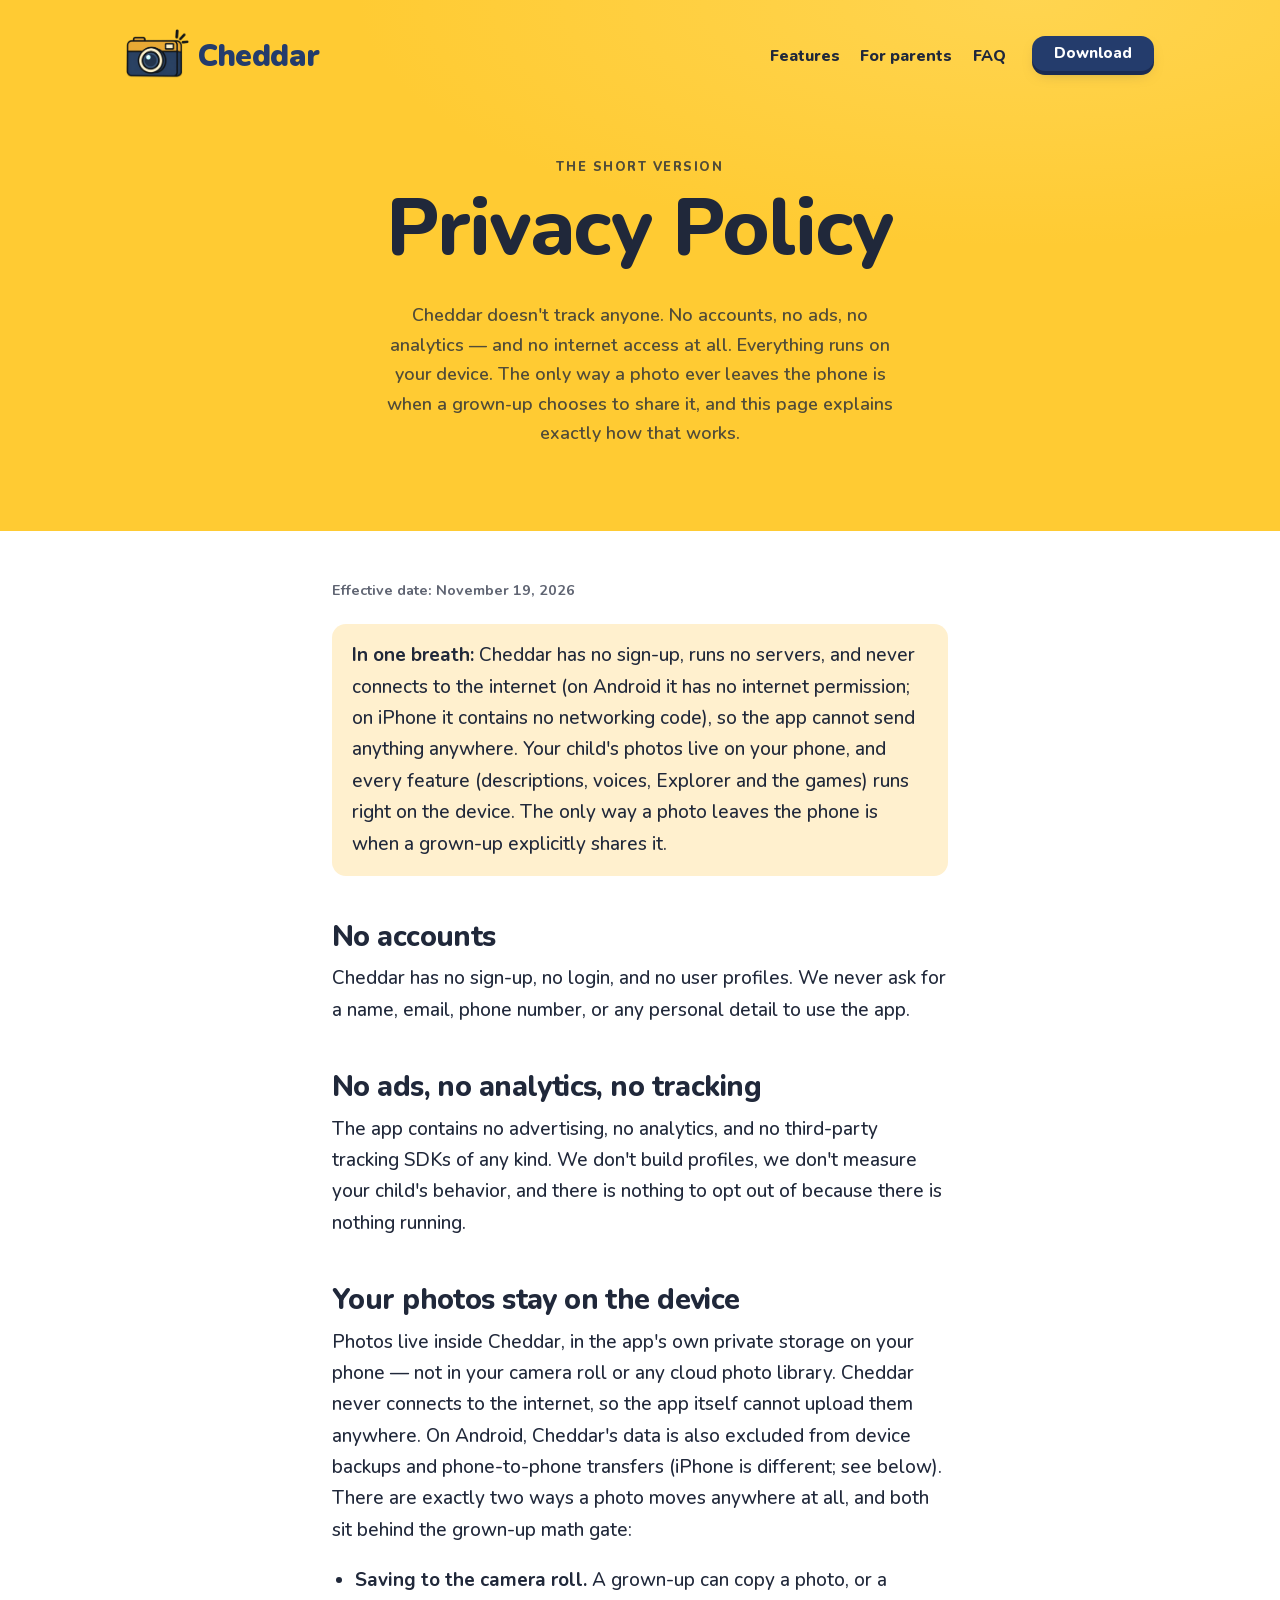
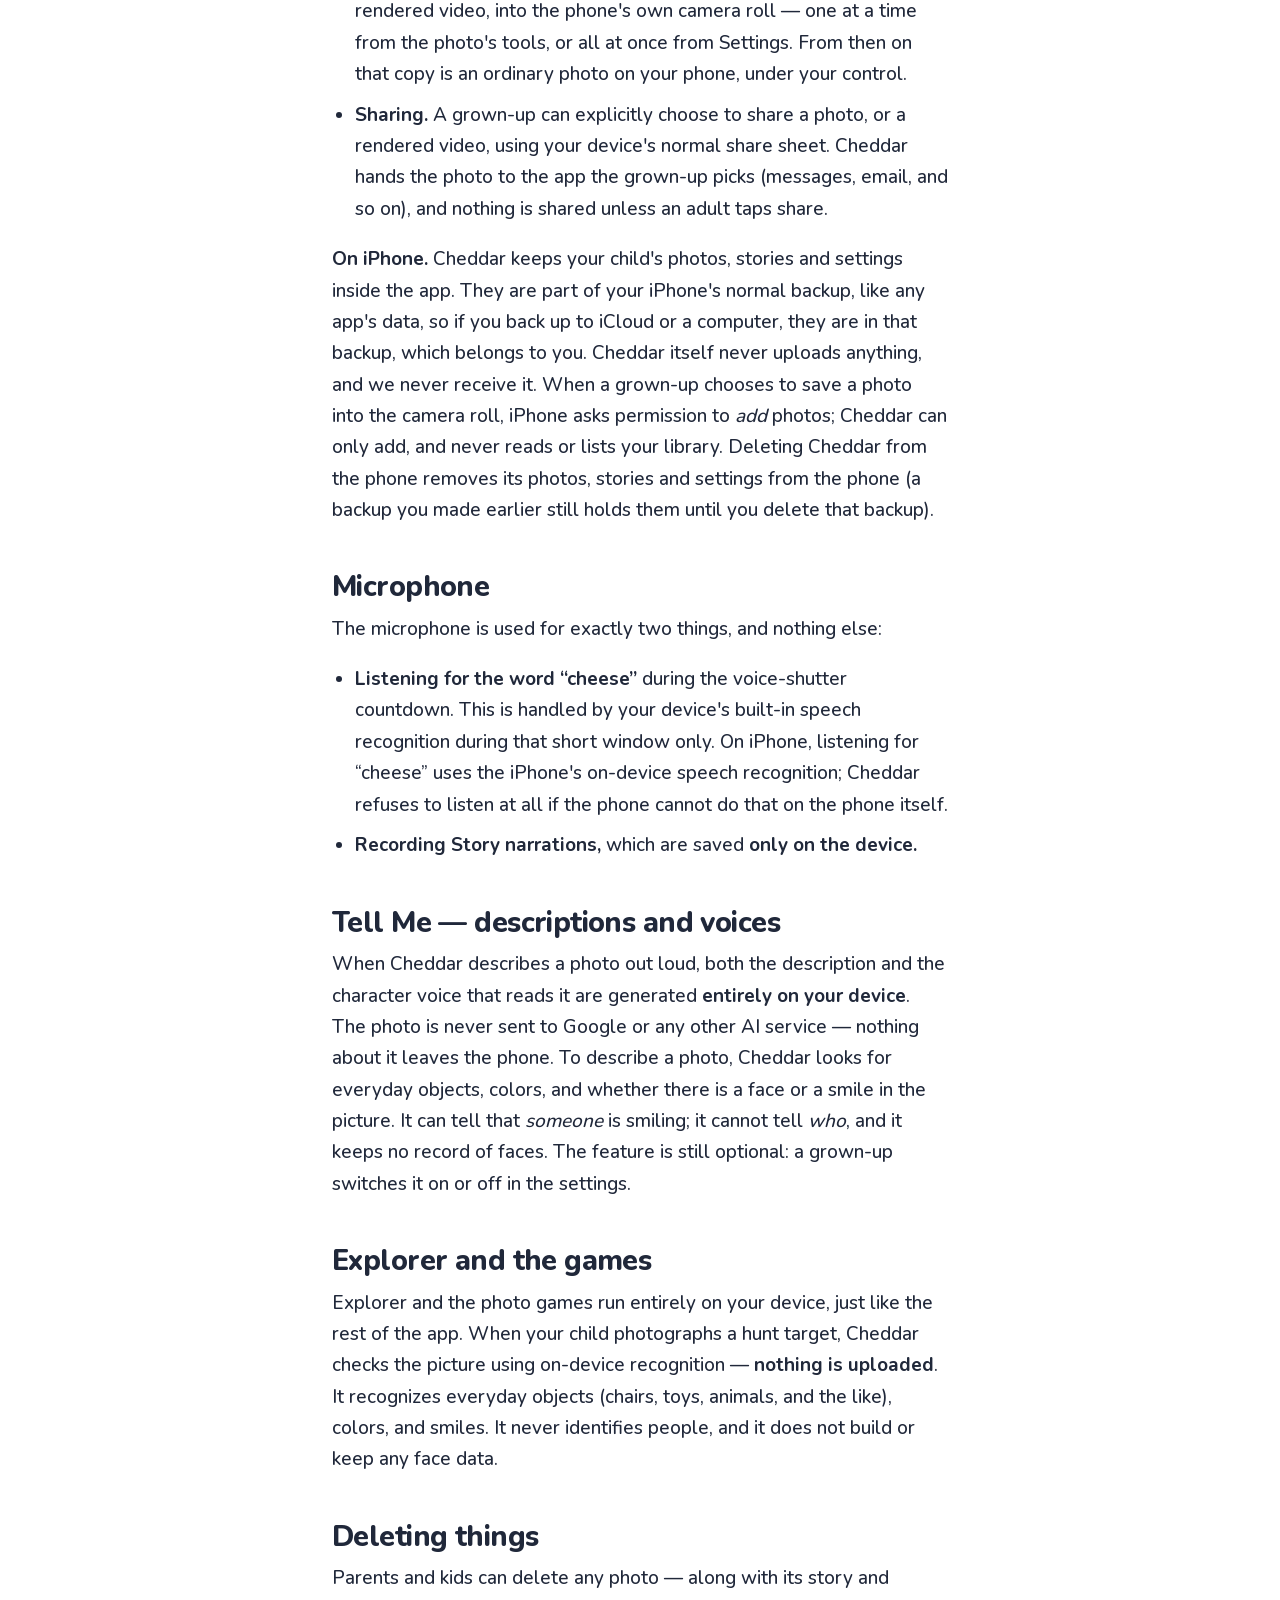
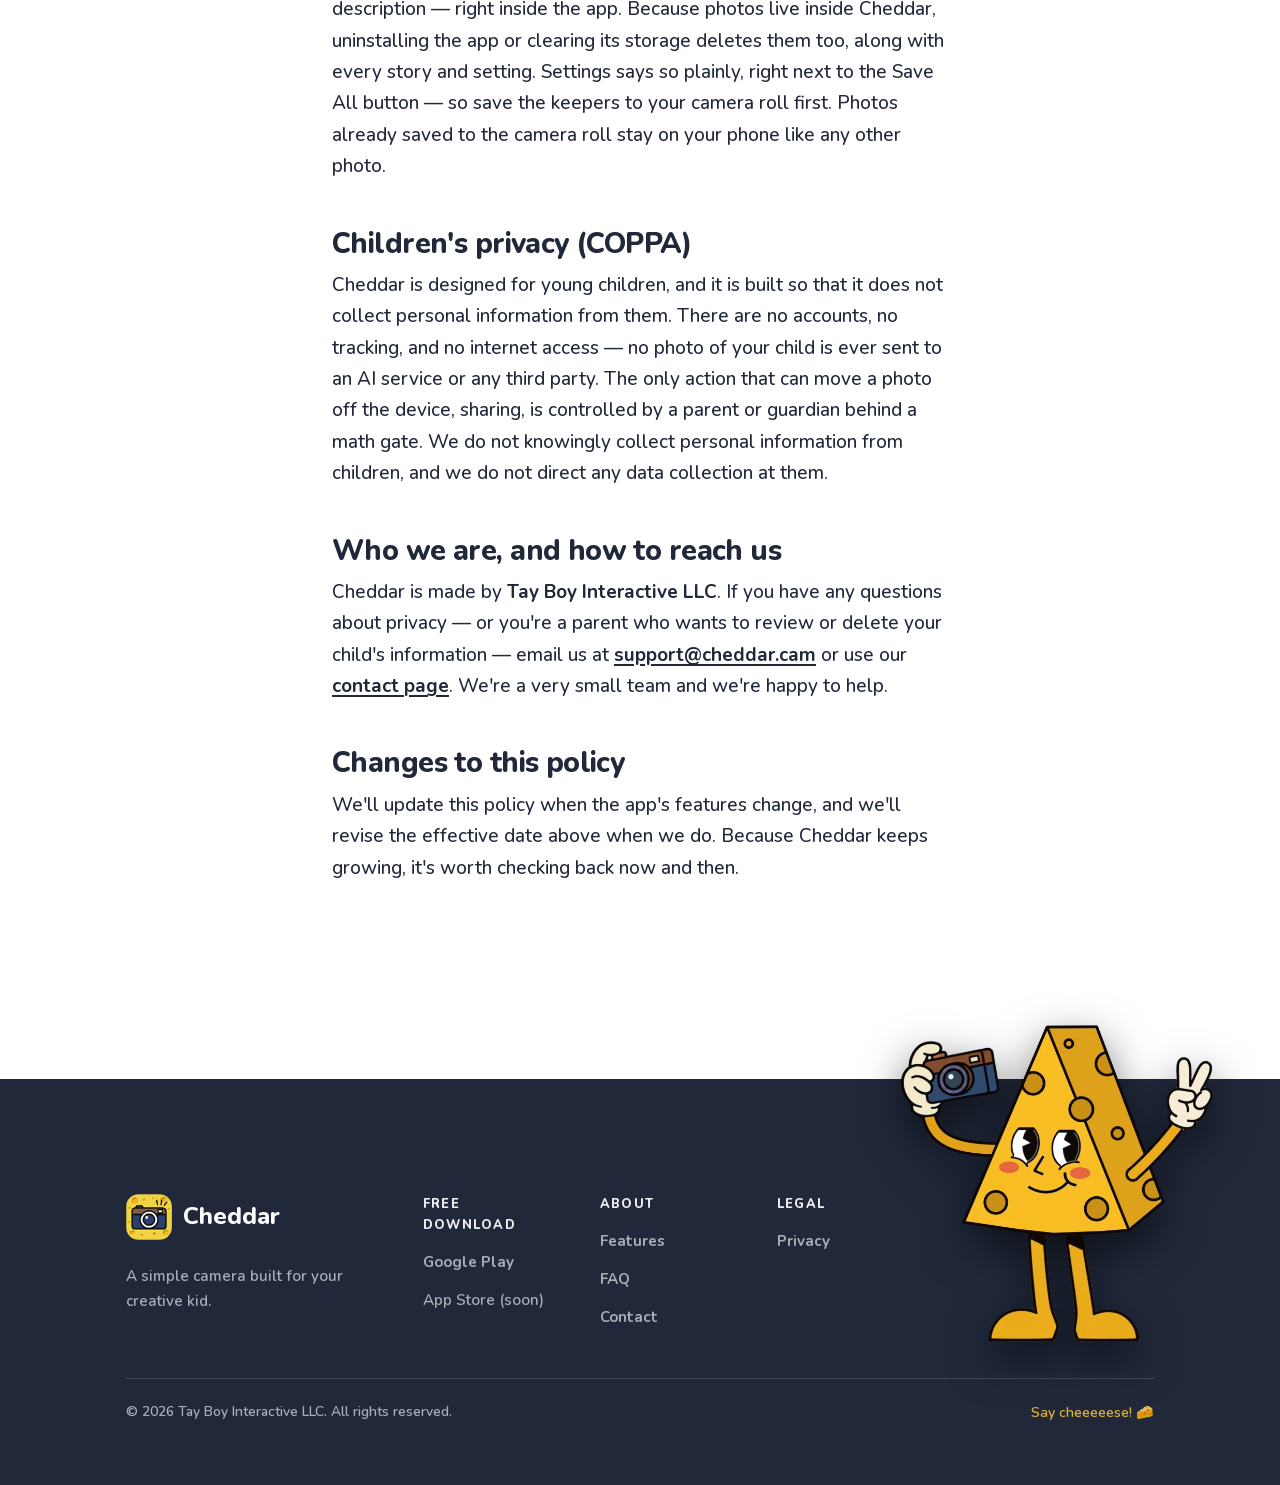
<file: privacy.html>
<!DOCTYPE html>
<html lang="en">
<head>
  <meta charset="UTF-8" />
  <meta name="viewport" content="width=device-width, initial-scale=1" />
  <script>document.documentElement.classList.add("js");</script>
  <title>Privacy Policy — Cheddar</title>
  <meta name="description" content="Cheddar's privacy policy in plain language: no accounts, no ads, no tracking — and no internet access at all. Everything runs on your device." />
  <meta name="theme-color" content="#FFCB33" />
  <!-- Light only: tell browsers and dark-mode extensions not to repaint the page (darkreader-lock is Dark Reader's opt-out). -->
  <meta name="color-scheme" content="light" />
  <meta name="darkreader-lock" />
  <link rel="canonical" href="https://cheddar.cam/privacy" />

  <link rel="icon" type="image/png" sizes="32x32" href="assets/img/favicon-32.png?v=202609121222" />
  <link rel="icon" type="image/png" sizes="192x192" href="assets/img/icon-192.png?v=202609121222" />
  <link rel="apple-touch-icon" href="assets/img/apple-touch-icon.png?v=202609121222" />

  <meta property="og:type" content="website" />
  <meta property="og:site_name" content="Cheddar" />
  <meta property="og:title" content="Privacy Policy — Cheddar" />
  <meta property="og:description" content="No accounts, no ads, no tracking — and no internet access at all. Everything runs on your device." />
  <meta property="og:url" content="https://cheddar.cam/privacy" />
  <meta property="og:image" content="https://cheddar.cam/assets/img/og-image.png?v=202609121222" />

  <link rel="preload" href="fonts/nunito-latin.woff2" as="font" type="font/woff2" crossorigin />
  <link rel="stylesheet" href="css/styles.css?v=202611120900" />
</head>
<body>
  <a class="skip-link" href="#main">Skip to content</a>

  <header class="site-header">
    <div class="container">
      <a class="brand" href="/">
        <img src="assets/img/logo-camera.webp?v=202609141818" width="45" height="40" alt="" />
        <span>Cheddar</span>
      </a>
      <button class="nav-toggle" type="button" aria-expanded="false" aria-controls="primary-nav" aria-label="Open menu" data-nav-toggle>
        <span class="bars" aria-hidden="true"></span>
      </button>
      <nav class="nav-links" id="primary-nav" aria-label="Primary">
        <a class="nav-text" href="/#features">Features</a>
        <a class="nav-text" href="/#parents">For parents</a>
        <a class="nav-text" href="/faq">FAQ</a>
        <a class="nav-download toy-btn" href="/#download">Download</a>
      </nav>
    </div>
  </header>

  <main id="main">
    <section class="page-hero">
      <div class="container">
        <span class="eyebrow">The short version</span>
        <h1>Privacy Policy</h1>
        <p class="lede">
          Cheddar doesn't track anyone. No accounts, no ads, no analytics — and
          no internet access at all. Everything runs on your device. The only way
          a photo ever leaves the phone is when a grown-up chooses to share it,
          and this page explains exactly how that works.
        </p>
      </div>
    </section>

    <section class="pt-0">
      <div class="container">
        <div class="prose">
          <p class="meta">Effective date: November 19, 2026</p>

          <div class="callout">
            <strong>In one breath:</strong> Cheddar has no sign-up, runs no
            servers, and never connects to the internet (on Android it has no
            internet permission; on iPhone it contains no networking code), so
            the app cannot send anything anywhere. Your child's photos live on your phone,
            and every feature (descriptions, voices, Explorer and the games) runs
            right on the device. The only way a photo leaves the phone is when a grown-up
            explicitly shares it.
          </div>

          <h2>No accounts</h2>
          <p>
            Cheddar has no sign-up, no login, and no user profiles. We never ask
            for a name, email, phone number, or any personal detail to use the app.
          </p>

          <h2>No ads, no analytics, no tracking</h2>
          <p>
            The app contains no advertising, no analytics, and no third-party
            tracking SDKs of any kind. We don't build profiles, we don't measure
            your child's behavior, and there is nothing to opt out of because there
            is nothing running.
          </p>

          <h2>Your photos stay on the device</h2>
          <p>
            Photos live inside Cheddar, in the app's own private storage on your
            phone — not in your camera roll or any cloud photo library. Cheddar
            never connects to the internet, so the app itself cannot upload them
            anywhere. On Android, Cheddar's data is also excluded from device
            backups and phone-to-phone transfers (iPhone is different; see
            below). There are exactly two ways a photo moves
            anywhere at all, and both sit behind the grown-up math gate:
          </p>
          <ul>
            <li>
              <strong>Saving to the camera roll.</strong> A grown-up can copy a
              photo, or a rendered video, into the phone's own camera roll — one
              at a time from the photo's tools, or all at once from Settings.
              From then on that copy is an ordinary photo on your phone, under
              your control.
            </li>
            <li>
              <strong>Sharing.</strong> A grown-up can explicitly choose to share
              a photo, or a rendered video, using your device's normal share
              sheet. Cheddar hands the photo to the app the grown-up picks
              (messages, email, and so on), and nothing is shared unless an adult
              taps share.
            </li>
          </ul>
          <p>
            <strong>On iPhone.</strong> Cheddar keeps your child's photos, stories
            and settings inside the app. They are part of your iPhone's normal
            backup, like any app's data, so if you back up to iCloud or a
            computer, they are in that backup, which belongs to you. Cheddar
            itself never uploads anything, and we never receive it. When a
            grown-up chooses to save a photo into the camera roll, iPhone asks
            permission to <em>add</em> photos; Cheddar can only add, and never
            reads or lists your library. Deleting Cheddar from the phone removes
            its photos, stories and settings from the phone (a backup you made
            earlier still holds them until you delete that backup).
          </p>

          <h2>Microphone</h2>
          <p>The microphone is used for exactly two things, and nothing else:</p>
          <ul>
            <li>
              <strong>Listening for the word “cheese”</strong> during the
              voice-shutter countdown. This is handled by your device's built-in
              speech recognition during that short window only. On iPhone,
              listening for “cheese” uses the iPhone's on-device speech
              recognition; Cheddar refuses to listen at all if the phone cannot
              do that on the phone itself.
            </li>
            <li>
              <strong>Recording Story narrations,</strong> which are saved
              <strong>only on the device.</strong>
            </li>
          </ul>

          <h2>Tell Me — descriptions and voices</h2>
          <p>
            When Cheddar describes a photo out loud, both the description and the
            character voice that reads it are generated <strong>entirely on your
            device</strong>. The photo is never sent to Google or any other AI
            service — nothing about it leaves the phone. To describe a photo,
            Cheddar looks for everyday objects, colors, and whether there is a
            face or a smile in the picture. It can tell that <em>someone</em> is
            smiling; it cannot tell <em>who</em>, and it keeps no record of
            faces. The feature is still optional: a grown-up switches it on or
            off in the settings.
          </p>

          <h2>Explorer and the games</h2>
          <p>
            Explorer and the photo games run entirely on your device, just like
            the rest of the app. When your child photographs a hunt target,
            Cheddar checks the picture using on-device recognition —
            <strong>nothing is uploaded</strong>. It recognizes everyday objects
            (chairs, toys, animals, and the like), colors, and smiles. It never
            identifies people, and it does not build or keep any face data.
          </p>

          <h2>Deleting things</h2>
          <p>
            Parents and kids can delete any photo — along with its story and
            description — right inside the app. Because photos live inside
            Cheddar, uninstalling the app or clearing its storage deletes them
            too, along with every story and setting. Settings says so plainly,
            right next to the Save All button — so save the keepers to your
            camera roll first. Photos already saved to the camera roll stay on
            your phone like any other photo.
          </p>

          <h2>Children's privacy (COPPA)</h2>
          <p>
            Cheddar is designed for young children, and it is built so that it does
            not collect personal information from them. There are no accounts, no
            tracking, and no internet access — no photo of your child is ever sent
            to an AI service or any third party. The only action that can move a
            photo off the device, sharing, is controlled by a parent or guardian
            behind a math gate. We do not knowingly collect personal information
            from children, and we do not direct any data collection at them.
          </p>

          <h2>Who we are, and how to reach us</h2>
          <p>
            Cheddar is made by <strong>Tay Boy Interactive LLC</strong>. If you have any
            questions about privacy — or you're a parent who wants to review or
            delete your child's information — email us at
            <a href="mailto:support@cheddar.cam">support@cheddar.cam</a> or
            use our <a href="/contact">contact page</a>. We're a very small
            team and we're happy to help.
          </p>

          <h2>Changes to this policy</h2>
          <p>
            We'll update this policy when the app's features change, and we'll
            revise the effective date above when we do. Because Cheddar keeps
            growing, it's worth checking back now and then.
          </p>
        </div>
      </div>
    </section>
  </main>

  <footer class="site-footer site-footer--dark">
    <div class="container">
      <div class="footer-cols">
        <div class="footer-brand-col">
          <a class="foot-brand" href="/">
            <img src="assets/img/logo-badge.webp?v=202609111746" width="46" height="46" alt="" />
            Cheddar
          </a>
          <p class="foot-tag">A simple camera built for your creative kid.</p>
        </div>
        <div class="footer-col">
          <p class="footer-heading">Free download</p>
          <ul>
            <li><a href="https://play.google.com/store/apps/details?id=com.cheddarcam.android" data-play-store rel="noopener">Google Play</a></li>
            <li><span>App Store (soon)</span></li>
          </ul>
        </div>
        <div class="footer-col">
          <p class="footer-heading">About</p>
          <ul>
            <li><a href="/#features">Features</a></li>
            <li><a href="/faq">FAQ</a></li>
            <li><a href="/contact">Contact</a></li>
          </ul>
        </div>
        <div class="footer-col">
          <p class="footer-heading">Legal</p>
          <ul>
            <li><a href="/privacy">Privacy</a></li>
          </ul>
        </div>
        <div class="foot-mascot" data-shot="assets/img/mascot-foot.webp?v=202611111000" data-shot-alt="" aria-hidden="true"></div>
      </div>
      <div class="footer-bottom">
        <span>© 2026 Tay Boy Interactive LLC. All rights reserved.</span>
        <span class="made">Say cheeeeese! 🧀</span>
      </div>
    </div>
  </footer>

  <script src="js/main.js?v=202611111900" defer></script>
</body>
</html>
</file>
<file: css/styles.css>
/* ============================================================
   Cheddar — cheddarcam.com
   Plain static CSS. No build step. Self-hosted fonts.
   Design system mirrors the app's "Warm Camera" palette (see PALETTE.md).
   ============================================================ */

/* ---------- Self-hosted Nunito (variable, latin) ---------- */
@font-face {
  font-family: "Nunito";
  font-style: normal;
  font-weight: 500 900;      /* variable range */
  font-display: swap;
  src: url("../fonts/nunito-latin.woff2") format("woff2");
  unicode-range: U+0000-00FF, U+0131, U+0152-0153, U+02BB-02BC, U+02C6,
    U+02DA, U+02DC, U+0304, U+0308, U+0329, U+2000-206F, U+20AC, U+2122,
    U+2191, U+2193, U+2212, U+2215, U+FEFF, U+FFFD;
}
@font-face {
  font-family: "Nunito";
  font-style: normal;
  font-weight: 500 900;
  font-display: swap;
  src: url("../fonts/nunito-latin-ext.woff2") format("woff2");
  unicode-range: U+0100-02BA, U+02BD-02C5, U+02C7-02CC, U+02CE-02D7,
    U+02DD-02FF, U+0304, U+0308, U+0329, U+1D00-1DBF, U+1E00-1E9F,
    U+1EF2-1EFF, U+2020, U+20A0-20AB, U+20AD-20C0, U+2113, U+2C60-2C7F,
    U+A720-A7FF;
}

/* ---------- Design tokens ---------- */
:root {
  color-scheme: light;
  /* "Warm Camera" palette — 2026-09 rebrand: yellow · navy · cream · caramel
     + two poppers (sea-glass teal = calm cues, coral = lively cues).
     Token NAMES kept for cascade; old rainbow collapsed onto the 6 colours. */
  --bg-center: #FFF7E4;
  --bg-edge:   #F6E9C6;
  --cream:     #FFF0CE;   /* Warm cream — light grounds / lens ring */
  --ink:       #20283A;   /* Midnight-navy near-black — text + icon strokes */
  --ink-soft:  #5F6472;   /* muted cool ink for secondary text (AA on cream) */
  --ink-on-yellow: #514C38; /* secondary text on the yellow ground (ink-soft is only 3.9:1 there; this is 5.7:1) */
  /* Brand pair */
  --yellow:    #FFCB33;   /* Cheddar yellow — main brand (warmed golden to sit with peach) */
  --gold:      #E5A81C;   /* pressed edge for the yellow button / cheese holes */
  --splash:    #FFDB63;   /* lighter yellow highlight */
  --sky:       #243C6C;   /* Indigo navy (matched to the logo body) — dominant dark / primary CTA */
  --navy:      #1A2B52;   /* deeper indigo — pressed edge / depth */
  --teal-deep: #15736A;   /* Deep teal — teal surfaces that carry white text (bright teal fails) */
  --peach:     #FCE4CC;   /* soft warm peach (from the logo's lens ring) — light accent */
  --cocoa:     #986747;   /* Caramel brown — warm neutral accent */
  /* Action accents (mapped onto the 6-colour system) */
  --orange:    #986747;   /* → caramel */
  --mint:      #2BAF9E;   /* Sea-glass teal — cool pop (calm cues) */
  --purple:    #243C6C;   /* → navy */
  --coral:     #E56A4F;   /* Coral — warm pop (lively cues) */
  --pink:      #E56A4F;   /* → coral */
  --inactive:  #E7DCC0;

  /* Page + section tints (light rounded panels) */
  --page:        #FFFFFF;
  --tint-cream:  #FFF4DD;
  --tint-sky:    #E8ECF4;   /* navy tint */
  --tint-mint:   #DCF1EE;   /* teal tint */
  --tint-purple: #E8ECF4;   /* navy tint */
  --tint-pink:   #FBE7DF;   /* coral tint */
  --tint-yellow: #FFF3CC;

  /* Primary CTA (ToyButton) — navy button; pops on the yellow hero and
     locks in the blue+yellow brand pair. (Yellow button is used on blue areas.) */
  --btn-primary:      var(--sky);
  --btn-primary-edge: var(--navy);

  /* Shape — bigger, rounder (Optimizely feel) */
  --r-card: 28px;
  --r-panel: 34px;
  --r-band: clamp(30px, 4vw, 52px);
  --r-viewport: 40px;
  --r-pill: 999px;

  /* Rhythm */
  --maxw: 1140px;
  --gutter: clamp(20px, 5vw, 56px);
  --section-gap: clamp(72px, 10vw, 132px);
  --band-gap: clamp(10px, 1.4vw, 18px);

  /* Elevation */
  --shadow-card: 0 20px 44px -24px rgba(47, 42, 38, 0.38);
  --shadow-soft: 0 8px 20px -12px rgba(47, 42, 38, 0.28);

  /* Motion. --ease-toy overshoots, so it is for physical things only (buttons,
     switches, phones being set down). Text, sheets and fades use --ease-out. */
  --ease-toy: cubic-bezier(0.34, 1.56, 0.64, 1);
  --ease-out: cubic-bezier(0.22, 1, 0.36, 1);
  --dur-fast: 120ms;
  --dur-base: 240ms;
  --dur-slow: 600ms;
}

/* ---------- Reset / base ---------- */
*, *::before, *::after { box-sizing: border-box; }

html {
  scroll-behavior: smooth;
  -webkit-text-size-adjust: 100%;
}

body {
  margin: 0;
  font-family: "Nunito", system-ui, -apple-system, "Segoe UI", sans-serif;
  font-weight: 500;
  font-size: clamp(17px, 1.15vw + 14px, 19px);
  line-height: 1.65;
  color: var(--ink);
  background-color: var(--page);
  min-height: 100vh;
  -webkit-font-smoothing: antialiased;
  text-rendering: optimizeLegibility;
}

img { max-width: 100%; display: block; }

a { color: inherit; text-decoration-thickness: 2px; text-underline-offset: 3px; }

h1, h2, h3 {
  font-weight: 800;
  line-height: 1.04;
  letter-spacing: -0.02em;
  margin: 0 0 0.4em;
  text-wrap: balance;
}

h1 { font-size: clamp(2.9rem, 7.5vw, 5rem); }
h2 { font-size: clamp(2.2rem, 5vw, 3.4rem); }
h3 { font-size: clamp(1.45rem, 2.6vw, 1.9rem); }

p { margin: 0 0 1em; }

/* Visible, friendly focus for keyboard users */
:focus-visible {
  outline: 3px solid var(--ink);
  outline-offset: 3px;
  border-radius: 6px;
}

/* Text selection takes the palette: navy with white text reads on yellow, cream and white alike. */
::selection { background: var(--sky); color: #fff; }

/* On dark surfaces an ink outline vanishes (1:1 on the footer, 1.4:1 on navy), so the
   focus ring switches to Cheddar yellow there. */
.band--blue :focus-visible, .band--purple :focus-visible, .band--green :focus-visible,
.band--photo :focus-visible, .site-footer--dark :focus-visible { outline-color: var(--yellow); }

.skip-link {
  position: absolute;
  left: 50%;
  top: -80px;
  transform: translateX(-50%);
  background: var(--ink);
  color: var(--bg-center);
  padding: 12px 22px;
  border-radius: var(--r-pill);
  font-weight: 700;
  z-index: 100;
  transition: top 0.2s ease;
}
.skip-link:focus { top: 14px; }

/* ---------- Accent utilities (set --accent without inline styles) ---------- */
.accent-yellow { --accent: var(--yellow); }

.accent-splash { --accent: var(--splash); }
.accent-sky { --accent: var(--sky); }
.accent-orange { --accent: var(--orange); }
.accent-mint { --accent: var(--mint); }
.accent-purple { --accent: var(--purple); }
.accent-coral { --accent: var(--coral); }
.accent-pink { --accent: var(--pink); }
.accent-ink { --accent: var(--ink); }

.pt-0 { padding-top: 0; }

/* ---------- Stacked "sheet" sections (Optimizely rhythm) ----------
   Full-width panels with rounded TOP corners only; each slides up over
   the previous section, with a soft top shadow for depth. --------------- */
main { position: relative; display: block; }
.band {
  position: relative;
  border-radius: var(--r-band) var(--r-band) 0 0;
  padding-block: clamp(66px, 9vw, 132px);
  margin-top: calc(-1 * var(--r-band));
  box-shadow: 0 -16px 40px -22px rgba(47, 42, 38, 0.24);
}
/* First band (hero) is full-bleed at the very top: no radius/overlap */
main > .band:first-child {
  margin-top: 0;
  border-radius: 0;
  box-shadow: none;
}

.band--pink-tint { background: var(--tint-pink); }

.band--peach { background: var(--peach); }
.band--white { background: var(--page); }
/* Bold, saturated color blocks (toy-like moments) */
.band--yellow { background: var(--yellow); }
.band--blue { background: var(--sky);    color: #fff; }
.band--purple { background: var(--purple); color: #fff; }
.band--green { background: var(--teal-deep); color: #fff; }
.band--blue .eyebrow, .band--purple .eyebrow, .band--green .eyebrow { color: rgba(255,255,255,0.85); }
.band--blue h2, .band--blue h3, .band--blue .lede,
.band--purple h2, .band--purple h3, .band--purple .lede,
.band--green h2, .band--green h3, .band--green .lede { color: #fff; }
/* Full-bleed image band — edge to edge, keep rounded top for the stack */
.band--photo { padding: 0; overflow: hidden; }
.band.clip { overflow: hidden; }

/* ---------- Layout helpers ---------- */
.container {
  width: 100%;
  max-width: var(--maxw);
  margin-inline: auto;
  padding-inline: var(--gutter);
}

section { padding-block: var(--section-gap); }

.eyebrow {
  display: inline-block;
  font-weight: 800;
  font-size: 0.8rem;
  letter-spacing: 0.12em;
  text-transform: uppercase;
  color: var(--ink-soft);
  margin-bottom: 0.6em;
}

.lede {
  font-size: clamp(1.05rem, 1.4vw, 1.25rem);
  color: var(--ink-soft);
  font-weight: 600;
}
/* Secondary text on the yellow ground: ink-soft reaches only 3.9:1 on #FFCB33,
   so yellow bands and page heroes use a yellow-tinted dark instead (WCAG AA). */
.band--yellow .eyebrow, .band--yellow .lede,
.page-hero .eyebrow, .page-hero .lede { color: var(--ink-on-yellow); }

/* ============================================================
   Header / nav
   ============================================================ */
/* Floating header: a logo pill on the left + a nav cluster pill on the right,
   both floating over the hero with generous top margin (Optimizely style). */
.site-header {
  position: absolute;
  top: 0;
  left: 0;
  right: 0;
  z-index: 50;
  padding-top: clamp(18px, 2.4vw, 34px);
  background: transparent;
}
.site-header .container {
  display: flex;
  align-items: center;
  justify-content: space-between;
  gap: 14px;
  max-width: var(--maxw);   /* match the hero width so the logo aligns with the headline */
}
/* Open lockup — camera + wordmark sit directly on the yellow (no backing). */
.brand {
  display: inline-flex;
  align-items: center;
  gap: 9px;
  font-weight: 900;
  font-size: clamp(1.85rem, 2.4vw, 2.2rem);
  text-decoration: none;
  letter-spacing: -0.02em;
  color: var(--sky);   /* indigo wordmark, tied to the camera body */
}
.brand img { height: 48px; width: auto; border-radius: 0; transform: translateY(-6%); }

/* Right-hand nav — open links + the navy Download button (no pill). */
.nav-links {
  display: inline-flex;
  align-items: center;
  gap: clamp(10px, 1.6vw, 22px);
}
.nav-links a.nav-text {
  font-weight: 800;
  text-decoration: none;
  color: var(--ink);
  font-size: 1rem;
  /* 44px hit area without moving the text: pad, then pull the box back in. */
  padding: 9px 2px;
  margin: -9px -2px;
  border-radius: 8px;
}
.nav-links a.nav-text:hover { color: var(--purple); }
/* "You are here": the current page keeps a navy underline in the nav. */
.nav-links a.nav-text[aria-current="page"] { color: var(--purple); text-decoration: underline; text-decoration-thickness: 3px; text-underline-offset: 0.28em; }

/* ============================================================
   ToyButton — chunky pill with solid pressable bottom edge
   ============================================================ */
.toy-btn {
  --btn-face: var(--btn-primary);
  --btn-edge: var(--btn-primary-edge);   /* blue → navy pressed edge */
  --btn-text: #fff;                      /* white text on the blue face */
  display: inline-flex;
  align-items: center;
  justify-content: center;
  gap: 10px;
  font-family: inherit;
  font-weight: 800;
  font-size: 1.08rem;
  line-height: 1;
  color: var(--btn-text);
  /* Flat solid face — chunky rounded-rectangle (matches the study mock). */
  background: var(--btn-face);
  border: none;
  border-radius: 14px;
  padding: 15px 28px;
  cursor: pointer;
  text-decoration: none;
  /* Hard solid bottom edge + a subtle neutral drop shadow. */
  box-shadow:
    0 4px 0 0 var(--btn-edge),
    0 7px 16px -9px rgba(28, 42, 66, 0.5);
  transition: transform 0.11s var(--ease-toy),
              box-shadow 0.11s var(--ease-toy);
  will-change: transform;
}
.toy-btn:hover { transform: translateY(-1px); }
/* Press sinks the face the full edge so the button goes flush. */
.toy-btn:active {
  transform: translateY(4px);
  box-shadow:
    0 0 0 0 var(--btn-edge),
    0 3px 8px -6px rgba(28, 42, 66, 0.5);
}
.toy-btn .btn-emoji { font-size: 1.15em; }

/* Secondary / quieter chip (e.g. "iOS coming soon") */
.chip {
  display: inline-flex;
  align-items: center;
  gap: 8px;
  font-weight: 700;
  font-size: 0.95rem;
  color: var(--ink-soft);
  background: var(--inactive);
  border-radius: var(--r-pill);
  padding: 13px 22px;
  border: none;
  text-decoration: none;
}
.chip.is-ghost {
  background: transparent;
  box-shadow: inset 0 0 0 2px var(--inactive);
}

.cta-row {
  display: flex;
  flex-wrap: wrap;
  align-items: center;
  gap: 14px;
}

/* ============================================================
   Hero — bold yellow "cheese" with a playful camera-UI phone
   ============================================================ */
.hero {
  overflow: hidden;
  padding-top: clamp(120px, 13.5vw, 176px);
  padding-bottom: clamp(56px, 8vw, 96px);
  background:
    radial-gradient(115% 90% at 74% 6%, #FFDD6B 0%, rgba(255, 221, 107, 0) 50%),
    radial-gradient(130% 120% at 12% 116%, #EDAF20 0%, rgba(237, 175, 32, 0) 52%),
    var(--yellow);
}

.hero-grid {
  display: grid;
  grid-template-columns: 1.05fr 0.95fr;
  align-items: center;
  gap: clamp(28px, 5vw, 72px);
}
.hero-copy { position: relative; z-index: 2; }
.hero h1 { margin-bottom: 0.3em; max-width: 14ch; font-weight: 800; letter-spacing: -0.03em; line-height: 1.0; font-size: clamp(2.7rem, 7vw, 4.7rem); }
.hero .subline {
  max-width: 46ch;
  text-wrap: pretty;
  margin-bottom: 1.5em;
  font-size: clamp(1.12rem, 1.5vw, 1.38rem);
  color: color-mix(in srgb, var(--ink) 84%, transparent);
  font-weight: 700;
}
.hero .cta-row { justify-content: flex-start; }
/* On the yellow hero, the quiet secondary CTA is an ink outline pill */
/* Quiet secondary — a plain text link, not a pill */
.hero .chip.is-ghost {
  color: var(--ink-on-yellow);
  background: none;
  padding: 0 2px;
  box-shadow: none;
  opacity: 1;
  font-weight: 800;
}
/* Right-hand visual */
.hero-visual {
  position: relative;
  display: flex;
  flex-direction: column;
  align-items: center;
  justify-content: center;
  z-index: 1;
}
.mascot-intro {
  text-align: center;
  font-weight: 700;
  color: #4F4426;   /* 4.9:1 on the gold corner of the hero, 6.3:1 on yellow */
  font-size: 0.92rem;
  line-height: 1.4;
  max-width: 30ch;
  margin: 12px auto 0;
}
/* Full-colour mascot as the hero visual (replaces the phone) */
.hero-mascot-stage {
  position: relative;
  width: min(430px, 94%);
}
.hero-mascot-main {
  display: block;
  width: 100%;
  height: auto;
  filter: drop-shadow(0 18px 24px rgba(120, 86, 10, 0.24));
}
/* Animated mascot loops (800×800 frames with transparent padding). Each one is
   scaled and offset so Cheddar lands exactly where its still image sits; the
   still stays visible until the video is actually playing (js/main.js adds
   .is-playing). Geometry is per-pose: --mv-left/--mv-top/--mv-width. */
.mascot-video {
  position: absolute;
  left: var(--mv-left);
  top: var(--mv-top);
  width: var(--mv-width);
  height: auto;
  aspect-ratio: 1;
  opacity: 0;
  pointer-events: none;
  filter: var(--mv-shadow);
  transition: opacity 0.25s ease;
}
[data-mascot-video].is-playing .mascot-video { opacity: 1; }
[data-mascot-video].is-playing > img { visibility: hidden; }
/* Eager stages (the hero): the video is the mascot from the first paint — no
   crossfade, no still underneath. The still only comes back if playback is refused. */
[data-mascot-video].has-video .mascot-video { opacity: 1; transition: none; }
[data-mascot-video].has-video > img { visibility: hidden; }
/* Hero: smile pose over mascot.webp (738×774) */
.hero-mascot-stage {
  --mv-left: -31.3%; --mv-top: -29.0%; --mv-width: 150.6%;
  --mv-shadow: drop-shadow(0 18px 24px rgba(120, 86, 10, 0.24));
}

/* Footer mascot (the walking cheesy-2 pose) — sits on the footer's top ledge,
   rising up to overlap the yellow band above. Hidden until the image loads. */
.foot-mascot {
  display: none;
  position: absolute;
  right: clamp(8px, 4vw, 64px);
  top: 0;
  transform: translateY(-18%);   /* was -32%: he stands lower, more in the footer than over the band */
  width: clamp(186px, 21vw, 268px);
  z-index: 5;
  pointer-events: none;
}
.foot-mascot.has-shot { display: block; }
.foot-mascot img { width: 100%; height: auto; filter: drop-shadow(0 16px 22px rgba(0, 0, 0, 0.55)); }
/* Footer: peace-sign loop. mascot-foot.webp is the loop's first frame at the same
   800×800 size, so the still and the video sit in exactly the same place: the box
   keeps the old 663×799 footprint and both are laid over it with the --mv geometry. */
.foot-mascot {
  --mv-left: -29.57%; --mv-top: -12.87%; --mv-width: 154.5%;
  --mv-shadow: drop-shadow(0 16px 22px rgba(0, 0, 0, 0.55));
  aspect-ratio: 663 / 799;
  right: clamp(56px, 6vw, 84px);   /* his raised hand reaches past the box: keep it on the page */
}
.foot-mascot > img {
  position: absolute;
  left: var(--mv-left);
  top: var(--mv-top);
  width: var(--mv-width);
  max-width: none;
}
/* Tablet and phone: the columns stack, and the space beside the top of the footer
   belongs to the buttons above, so he moves to the one spot that is always empty: the
   bottom-right of the link columns, standing on the footer's divider line. */
@media (max-width: 900px) {
  .footer-cols { position: relative; }
  .foot-mascot {
    top: auto;
    bottom: calc(-1 * clamp(32px, 5vw, 48px));   /* the gap down to .footer-bottom's rule */
    right: clamp(10px, 4vw, 40px);
    transform: none;
    width: clamp(104px, 20vw, 160px);
  }
}
/* Two link columns side by side (481-680px): the About links run close to him, so he is a
   little smaller and tucked right. */
@media (min-width: 481px) and (max-width: 680px) {
  .foot-mascot { width: clamp(92px, 17.5vw, 118px); right: 8px; }
}

.hcam-frame {
  position: absolute; inset: 0;
  display: grid; place-items: center;
  opacity: 0; visibility: hidden;
}
.hcam-frame.is-current { opacity: 1; visibility: visible; }
/* Camera demo photos, cover-cropped into the viewfinder and the gallery button's thumbnail.
   Swap these paths to change which photos cycle on each shutter press. */
.hf-1 { background: #d9cdae url("../assets/img/hero/hero-1.jpg") center / cover no-repeat; }
.hf-2 { background: #d9cdae url("../assets/img/hero/hero-2.jpg") center / cover no-repeat; }
.hf-3 { background: #d9cdae url("../assets/img/hero/hero-3.jpg") center / cover no-repeat; }
.hf-4 { background: #d9cdae url("../assets/img/hero/hero-4.jpg") center / cover no-repeat; }

@keyframes hero-flash { 0% { opacity: 0; } 12% { opacity: 0.96; } 100% { opacity: 0; } }

@media (max-width: 820px) {
  .hero { text-align: center; }
  .hero-grid { grid-template-columns: 1fr; gap: clamp(28px, 7vw, 48px); }
  .hero h1 { margin-inline: auto; }
  .hero .subline { margin-inline: auto; }
  .hero .cta-row { justify-content: center; }
  .hero-copy { order: 1; }
  .hero-visual { order: 2; }
}

/* ============================================================
   Phone frame (CSS-drawn) + graceful screenshot placeholder
   ============================================================ */
.phone {
  position: relative;
  width: min(280px, 76vw);
  aspect-ratio: 9 / 19;
  background: #211d1a;
  border-radius: var(--r-viewport);
  padding: 12px;
  box-shadow:
    0 30px 60px -24px rgba(47, 42, 38, 0.5),
    inset 0 0 0 2px rgba(255, 255, 255, 0.06);
}
.phone::before { /* speaker notch */
  content: "";
  position: absolute;
  top: 20px; left: 50%;
  transform: translateX(-50%);
  width: 74px; height: 7px;
  border-radius: var(--r-pill);
  background: rgba(255, 255, 255, 0.16);
  z-index: 3;
}
/* Screenshots taken on an iPhone carry their own status bar and Dynamic Island. */
.phone--ios::before { display: none; }
.phone-screen {
  width: 100%; height: 100%;
  border-radius: 30px;
  overflow: hidden;
  background: var(--bg-center);
  position: relative;
}
.phone-screen img {
  width: 100%; height: 100%;
  object-fit: cover;
}

.voice-strip {
  display: flex;
  flex-wrap: wrap;
  justify-content: center;
  gap: 12px;
  margin: 34px auto 0;
  max-width: 760px;
}
.voice-chip {
  display: inline-flex;
  align-items: center;
  gap: 9px;
  font-family: inherit;
  font-weight: 700;
  font-size: 1.02rem;
  color: var(--ink);
  background: var(--cream);
  border: none;
  border-radius: var(--r-pill);
  padding: 12px 20px 12px 12px;
  cursor: pointer;
  /* Unified warm-gold edge (was a per-character rainbow) — the character
     colour survives only as a subtle tint on the emoji dot. */
  box-shadow: 0 5px 0 0 #C99A1E, var(--shadow-soft);
  transition: transform 0.14s var(--ease-toy), box-shadow 0.14s var(--ease-toy);
}
.voice-chip:active { transform: translateY(2px); box-shadow: 0 1px 0 0 color-mix(in srgb, var(--accent, var(--purple)) 60%, var(--gold)), var(--shadow-soft); }
.voice-chip .vc-emoji {
  width: 36px; height: 36px;
  display: grid; place-items: center;
  border-radius: 50%;
  font-size: 1.15rem;
  background: color-mix(in srgb, var(--accent, var(--purple)) 28%, var(--cream));
}
.voice-chip.is-playing {
  --accent: var(--mint);
  box-shadow: 0 0 0 3px color-mix(in srgb, var(--mint) 55%, transparent),
              var(--shadow-soft);
}
/* While a voice plays, its emoji gives way to a three-bar equaliser: three
   gradient bars on one pseudo-element, each growing and shrinking out of step. */
.voice-chip.is-playing .vc-emoji { font-size: 0; }
.voice-chip.is-playing .vc-emoji::after {
  content: "";
  width: 16px; height: 16px;
  --bar: linear-gradient(var(--ink), var(--ink));
  background: var(--bar) 0 100% no-repeat, var(--bar) 6px 100% no-repeat, var(--bar) 12px 100% no-repeat;
  background-size: 4px 40%, 4px 90%, 4px 55%;
  animation: equaliser 0.9s ease-in-out infinite;
}
@keyframes equaliser {
  0%, 100% { background-size: 4px 40%, 4px 90%, 4px 55%; }
  25%      { background-size: 4px 85%, 4px 45%, 4px 100%; }
  50%      { background-size: 4px 55%, 4px 100%, 4px 35%; }
  75%      { background-size: 4px 100%, 4px 60%, 4px 75%; }
}

/* ============================================================
   Footer
   ============================================================ */
.site-footer {
  position: relative;
  border-radius: 0;              /* flat base, not a floating panel */
  margin-top: 0;
  box-shadow: none;
  background: color-mix(in srgb, var(--yellow) 24%, var(--tint-cream));
  padding-block: clamp(76px, 9vw, 116px) 60px;
  text-align: left;
  color: var(--ink-soft);
  font-weight: 600;
  font-size: 0.95rem;
}
.site-footer .foot-brand {
  display: inline-flex;
  align-items: center;
  gap: 9px;
  font-weight: 800;
  color: var(--ink);
  font-size: 1.05rem;
  text-decoration: none;
  margin-bottom: 12px;
}
.site-footer .foot-brand img { width: 30px; height: 30px; border-radius: 9px; }
.site-footer .made {
  font-size: 0.88rem;
  opacity: 0.85;
}

/* ============================================================
   Legal / prose pages (privacy, contact)
   ============================================================ */
.page-hero {
  padding-top: clamp(110px, 14vw, 150px);
  padding-bottom: clamp(40px, 6vw, 64px);
  text-align: center;
  /* Yellow header band (matches the homepage hero, minus the cheese holes) */
  background:
    radial-gradient(90% 80% at 80% 0%, color-mix(in srgb, var(--splash) 60%, var(--yellow)) 0%, transparent 58%),
    var(--yellow);
}
.page-hero .lede { max-width: 46ch; margin-inline: auto; }

.prose {
  max-width: 56ch;   /* ~75 characters a line in Nunito at 19px (860px ran ~95) */
  margin-inline: auto;
  padding-block: clamp(28px, 4vw, 48px);
}
.prose h2 {
  font-size: clamp(1.4rem, 2.6vw, 1.8rem);
  margin-top: 1.6em;
}
.prose h2:first-child { margin-top: 0; }
.prose h3 { font-size: 1.2rem; margin-top: 1.3em; }
.prose ul { padding-left: 1.2em; }
.prose li { margin-bottom: 0.5em; }
.prose .meta {
  font-size: 0.9rem;
  color: var(--ink-soft);
  font-weight: 700;
}
.prose .callout {
  /* Flat cream panel, like the FAQ items: no side tab. */
  background: var(--cream);
  border-radius: 14px;
  padding: 16px 20px;
  margin: 22px 0;
}

.prose a { font-weight: 700; }

/* ============================================================
   Store badges (self-hosted, inline-SVG — no third-party embeds)
   ============================================================ */
.store-badge {
  display: inline-flex;
  align-items: center;
  gap: 9px;
  background: var(--ink);
  color: #fff;
  border-radius: 12px;
  padding: 8px 14px;
  text-decoration: none;
  line-height: 1.1;
  border: 1px solid rgba(255, 255, 255, 0.12);
  transition: transform 0.14s var(--ease-toy), box-shadow 0.14s var(--ease-toy);
  box-shadow: var(--shadow-soft);
}
.store-badge:hover { transform: translateY(-2px); }
.store-badge svg { width: 22px; height: 22px; flex: none; fill: #fff; }
.store-badge .sb-text { display: flex; flex-direction: column; text-align: left; }
.store-badge .sb-top { font-size: 0.75rem; font-weight: 600; opacity: 0.85; letter-spacing: 0.02em; }
.store-badge .sb-name { font-size: 0.98rem; font-weight: 800; }
.store-badge.is-soon { position: relative; opacity: 0.9; cursor: default; }
.store-badge.is-soon:hover { transform: none; }
.store-badge.is-soon .sb-top { color: var(--yellow); opacity: 1; }

/* ============================================================
   Cheese holes — decorative background for the hero
   ============================================================ */
.cheese-holes {
  position: absolute;
  inset: 0;
  overflow: hidden;
  pointer-events: none;
  z-index: 0;
}
.cheese-holes span {
  position: absolute;
  border-radius: 50%;
  background: color-mix(in srgb, var(--yellow) 62%, var(--gold));
  box-shadow: inset 2px 4px 9px rgba(120, 84, 12, 0.28),
              0 1px 0 rgba(255, 255, 255, 0.35);
}
/* Depth on scroll: as the hero scrolls away the holes drift at different rates
   (--drift, set per hole below), big ones faster, small ones lagging, so the
   cheese reads as having depth. CSS only; browsers without scroll timelines
   just keep the holes still. */
@keyframes hole-drift { to { translate: 0 var(--drift, 0px); } }
@supports (animation-timeline: scroll()) {
  .cheese-holes span {
    animation: hole-drift linear both;
    animation-timeline: scroll(root);
    animation-range: 0px 100vh;
  }
}
.hero > .container { position: relative; z-index: 1; }

/* Scattered hole positions/sizes (kept away from the headline column) */
.cheese-holes span:nth-child(1) { top: 11%; left: 6%;  width: 48px; height: 46px; --drift: -30px; }
.cheese-holes span:nth-child(2) { top: 33%; left: 13%; width: 26px; height: 25px; --drift: 36px; }
.cheese-holes span:nth-child(3) { top: 60%; left: 4%;  width: 62px; height: 58px; --drift: -64px; }
.cheese-holes span:nth-child(4) { bottom: 12%; left: 18%; width: 30px; height: 30px; --drift: 28px; }
.cheese-holes span:nth-child(5) { top: 9%;  right: 8%;  width: 42px; height: 40px; --drift: -20px; }
.cheese-holes span:nth-child(6) { top: 42%; right: 5%;  width: 56px; height: 54px; --drift: -52px; }
.cheese-holes span:nth-child(7) { bottom: 16%; right: 13%; width: 26px; height: 26px; --drift: 40px; }
.cheese-holes span:nth-child(8) { top: 66%; right: 19%; width: 34px; height: 32px; --drift: 12px; }
@media (max-width: 680px) {
  .cheese-holes span:nth-child(2),
  .cheese-holes span:nth-child(4),
  .cheese-holes span:nth-child(8) { display: none; }
}

/* ============================================================
   Full-width photo band (lifestyle image, edge to edge)
   ============================================================ */
.photo-band {
  min-height: clamp(340px, 46vw, 600px);
  display: grid;
  place-items: end center;
  text-align: center;
  color: #fff;
  /* Gradient placeholder until a real lifestyle photo is dropped at the
     [data-photo] path (assets/img/kid-using-app.jpg); JS swaps it in. */
  background:
    linear-gradient(180deg, transparent 42%, rgba(0, 0, 0, 0.36) 100%),
    linear-gradient(120deg,
      color-mix(in srgb, var(--sky) 85%, #000) 0%,
      var(--mint) 60%,
      var(--yellow) 100%);
  background-size: cover;
  background-position: center;
}
/* Readability overlay over the background photo (dad.jpg) */
.photo-band::after {
  content: "";
  position: absolute;
  inset: 0;
  z-index: 0;
  background: linear-gradient(180deg, rgba(0, 0, 0, 0.15) 0%, rgba(0, 0, 0, 0.3) 45%, rgba(0, 0, 0, 0.62) 100%);
  pointer-events: none;
}
.photo-band .pb-inner {
  position: relative;
  z-index: 1;
  padding: clamp(28px, 5vw, 56px);
  /* Lift the text off the very bottom edge so it sits in the lower third
     (over the darkest part of the scrim, clear of the faces in the photo). */
  padding-bottom: clamp(44px, 7vw, 88px);
  max-width: 760px;
}
.photo-band h2 { color: #fff; text-shadow: 0 2px 18px rgba(0, 0, 0, 0.28); }
.photo-band p {
  font-weight: 700;
  font-size: clamp(1.05rem, 1.6vw, 1.3rem);
  color: #fff;
  text-shadow: 0 1px 12px rgba(0, 0, 0, 0.32);
  margin: 0;
}
/* Legibility scrim once a real photo is set as the background */
.photo-band.has-photo {
  background-blend-mode: normal;
  box-shadow: inset 0 -160px 120px -60px rgba(0, 0, 0, 0.45);
}
/* The photo eases from a slight zoom to rest as the band crosses the screen,
   an echo of the Storytime zoom. The photo is repeated on ::before so it can
   scale without moving the band; the scrim (::after) and the words sit above. */
@supports (animation-timeline: view()) {
  .photo-band { view-timeline: --photo-band block; }
  .photo-band.has-photo::before {
    content: "";
    position: absolute;
    inset: 0;
    background-image: inherit;
    background-size: cover;
    background-position: center;
    animation: photo-settle linear both;
    animation-timeline: --photo-band;
    animation-range: cover 0% cover 65%;
  }
}
@keyframes photo-settle { from { scale: 1.08; } to { scale: 1; } }

/* The app's camera screen (Night ground), rebuilt from the app rather than drawn to look like it.
   Everything is sized in the app's own points: --pt is one point of its 402pt-wide layout, scaled
   to the phone screen, so the numbers below are the app's (viewport radius 30, shutter 196, corner
   discs 68, flip 48). Colours are its design tokens. cam-wallpaper-night.svg is the app's doodle field,
   baked from its ic_doodle art with its DoodleLayout placement (seed 26). Icons are the official
   rounded Material set. */
.cam-screen { container-type: inline-size; }
.appcam {
  --pt: 0.637px;  /* without container units: right for the 280px phone */
  position: absolute; inset: 0;
  display: flex; flex-direction: column;
  padding: calc(42 * var(--pt)) calc(16 * var(--pt)) calc(28 * var(--pt));
  background: #1C2A42 url("../assets/img/cam-wallpaper-night.svg?v=202611201100") top center / cover no-repeat;
}
@supports (width: 1cqw) {
  .appcam { --pt: calc(100cqw / 402); }
}
.appcam-view {
  position: relative; flex: 1; min-height: 0; overflow: hidden;
  border-radius: calc(30 * var(--pt)); background: #000;
}
/* Flip: a dark scrim disc, ringed and glyphed in deep teal pulled 70% toward white. */
.appcam-flip {
  position: absolute; right: calc(12 * var(--pt)); bottom: calc(12 * var(--pt));
  width: calc(48 * var(--pt)); height: calc(48 * var(--pt));
  border-radius: 50%; border: calc(2 * var(--pt)) solid #B9D5D2;
  background: rgba(0, 0, 0, 0.5); color: #B9D5D2; display: grid; place-items: center;
}
.appcam-flip svg { width: calc(27 * var(--pt)); height: calc(27 * var(--pt)); fill: currentColor; }
.appcam-flash { position: absolute; inset: 0; background: #fff; opacity: 0; pointer-events: none; }
.appcam-flash.is-flash { animation: hero-flash 360ms ease-out; }
.appcam-controls {
  flex: none; margin-top: calc(4 * var(--pt));
  display: grid; grid-template-columns: 1fr auto 1fr; align-items: end; justify-items: center;
}
/* Corner toy discs: a face with a soft top-left sheen and a 4pt darker edge beneath (the face colour
   24% toward black). On Night the glyphs are ink, the sheen is dialled back and the shadow is black. */
.appcam-side {
  position: relative; width: calc(68 * var(--pt)); height: calc(68 * var(--pt));
  margin-bottom: calc(4 * var(--pt)); border-radius: 50%;
  display: grid; place-items: center; color: #20283A;
  background: radial-gradient(circle calc(40.8 * var(--pt)) at 33% 28%, rgba(255, 255, 255, 0.1), rgba(255, 255, 255, 0)), var(--face);
  box-shadow: 0 calc(4 * var(--pt)) 0 var(--edge), 0 calc(9 * var(--pt)) calc(6 * var(--pt)) calc(-1 * var(--pt)) var(--cast);
}
.appcam-side svg { width: calc(32 * var(--pt)); height: calc(32 * var(--pt)); fill: currentColor; }
.appcam-activities { --face: #2BAF9E; --edge: #218578; --cast: rgba(0, 0, 0, 0.34); }  /* sea-glass teal */
.appcam-gallery { --face: #fff; --edge: #C2C2C2; --cast: rgba(0, 0, 0, 0.34); }
/* The gallery disc shows the newest photo once one has been taken, as in the app. */
.appcam-thumb { position: absolute; inset: 0; border-radius: 50%; opacity: 0; visibility: hidden; }
.appcam-thumb.is-current { opacity: 1; visibility: visible; }
.appcam-gallery.is-catch { animation: cam-catch 420ms var(--ease-toy); }
@keyframes cam-catch { 0% { transform: scale(1); } 35% { transform: scale(1.16); } 100% { transform: scale(1); } }
/* The giant shutter: an 8pt white ring, a 6pt gap showing the gold edge, the yellow face with one
   soft highlight, all riding 8pt above its gold edge disc. Pressing sinks the whole edge. */
.appcam-shutter {
  position: relative; flex: none; padding: 0; border: 0; border-radius: 50%; cursor: pointer;
  width: calc(196 * var(--pt)); height: calc(196 * var(--pt));
  margin: calc(8 * var(--pt)) calc(12 * var(--pt)) calc(16 * var(--pt));
  background:
    radial-gradient(circle at calc(50% - 21.8 * var(--pt)) calc(50% - 23.5 * var(--pt)),
      rgba(255, 255, 255, 0.24) calc(38.6 * var(--pt) - 0.5px), rgba(255, 255, 255, 0) calc(38.6 * var(--pt))),
    radial-gradient(circle closest-side,
      #FFD43B calc(84 * var(--pt) - 0.5px), #C2A12D calc(84 * var(--pt)),
      #C2A12D calc(90 * var(--pt) - 0.5px), #fff calc(90 * var(--pt)));
  box-shadow: 0 calc(8 * var(--pt)) 0 #C2A12D, 0 calc(18 * var(--pt)) calc(9 * var(--pt)) calc(-2 * var(--pt)) rgba(0, 0, 0, 0.24);
  transition: transform 0.1s var(--ease-toy), box-shadow 0.1s var(--ease-toy);
}
/* Gentle "tap me" pulse — a ring blooms outward every few seconds */
.appcam-shutter::after {
  content: ""; position: absolute; inset: calc(-9 * var(--pt)); border-radius: 50%;
  border: calc(6 * var(--pt)) solid var(--mint); opacity: 0; pointer-events: none;  /* teal — the app's "listening for cheese" ring */
  animation: shutter-hint 3.8s var(--ease-toy) infinite;
}
/* With the script running, the hint only loops while the camera is on screen
   (main.js toggles .is-onscreen); without it, it loops as before. */
.js .appcam:not(.is-onscreen) .appcam-shutter::after { animation-play-state: paused; }
@keyframes shutter-hint {
  0%   { transform: scale(0.94); opacity: 0; }
  10%  { opacity: 0.6; }
  38%  { transform: scale(1.2); opacity: 0; }
  100% { transform: scale(1.2); opacity: 0; }
}
.appcam-shutter:hover { transform: translateY(-1px); }
.appcam-shutter:active {
  transform: translateY(calc(8 * var(--pt)));
  box-shadow: 0 0 0 #C2A12D, 0 calc(10 * var(--pt)) calc(9 * var(--pt)) calc(-2 * var(--pt)) rgba(0, 0, 0, 0.24);
}

/* ============================================================
   Redesigned footer (aqua-style columns)
   ============================================================ */
.footer-cols {
  display: grid;
  /* Brand column wide enough for a 4-line tagline; link columns never drop under 132px
     so "Free download" / "App Store (soon)" don't wrap. */
  grid-template-columns: minmax(240px, 1.9fr) repeat(3, minmax(132px, 1fr)) minmax(200px, auto);
  gap: clamp(24px, 3.5vw, 44px);
  align-items: start;
}
.footer-brand-col .foot-brand {
  display: inline-flex;
  align-items: center;
  gap: 11px;
  font-weight: 800;
  color: var(--ink);
  font-size: 1.5rem;
  text-decoration: none;
}
.footer-brand-col .foot-brand img { width: 46px; height: 46px; border-radius: 13px; }
.footer-brand-col .foot-tag { margin-top: 12px; max-width: 32ch; }
.footer-col .footer-heading {
  font-weight: 800;
  font-size: 0.8rem;
  letter-spacing: 0.1em;
  text-transform: uppercase;
  color: var(--ink);
  margin-bottom: 14px;
}
.footer-col ul { list-style: none; margin: 0; padding: 0; display: grid; gap: 13px; }
/* Links keep their line but get a 32px hit box (14px gap between boxes). */
.footer-col a { display: inline-block; padding: 6px 0; margin: -6px 0; text-decoration: none; font-weight: 700; color: var(--ink-soft); }
.footer-col a:hover { color: var(--ink); text-decoration: underline; }
.footer-bottom {
  margin-top: clamp(32px, 5vw, 48px);
  padding-top: 22px;
  border-top: 1px solid rgba(47, 42, 38, 0.08);
  display: flex;
  flex-wrap: wrap;
  justify-content: space-between;
  gap: 10px;
  font-size: 0.86rem;
}
.footer-bottom .made { opacity: 0.85; }

/* ============================================================
   FAQ page — native accordion (details/summary)
   ============================================================ */
.faq-list { max-width: 760px; margin: clamp(28px, 4vw, 48px) auto 0; display: grid; gap: 14px; }
.faq-more {
  max-width: 760px;
  margin: clamp(24px, 3vw, 34px) auto 0;
  text-align: center;
  color: var(--ink-soft);
  font-weight: 600;
}
.faq-more a { color: var(--sky); font-weight: 800; }
.faq-item {
  background: color-mix(in srgb, var(--sky) 15%, #fff);
  border-radius: 18px;
  box-shadow: var(--shadow-soft);
  overflow: hidden;
  transition: background 0.15s ease;
}
.faq-item:hover { background: color-mix(in srgb, var(--sky) 24%, #fff); }
.faq-item summary {
  list-style: none;
  cursor: pointer;
  padding: 20px 24px;
  font-weight: 800;
  font-size: 1.08rem;
  display: flex;
  align-items: center;
  justify-content: space-between;
  gap: 16px;
}
.faq-item summary::-webkit-details-marker { display: none; }
.faq-item summary::after {
  content: "+";
  font-size: 1.5rem;
  font-weight: 700;
  color: var(--sky);
  transition: transform 0.2s ease;
  flex: none;
}
.faq-item[open] summary::after { transform: rotate(45deg); }
/* Answers ease open and shut instead of snapping, where the browser can
   animate to height: auto. Elsewhere they open instantly, as before. */
@supports (interpolate-size: allow-keywords) {
  .faq-item { interpolate-size: allow-keywords; }
  .faq-item::details-content {
    block-size: 0;
    overflow: clip;
    transition: block-size 0.3s var(--ease-out), content-visibility 0.3s allow-discrete;
  }
  .faq-item[open]::details-content { block-size: auto; }
}
.faq-item .faq-body { padding: 0 24px 22px; }
.faq-item .faq-body p { margin: 0; color: var(--ink-soft); font-weight: 600; }
.faq-item .faq-body a { color: var(--ink); font-weight: 700; }

/* ============================================================
   Compact, polished store badges inside the nav cluster
   ============================================================ */
.nav-links .store-badge {
  padding: 6px 12px;
  border-radius: 11px;
  box-shadow: none;
  border-color: transparent;
}
.nav-links .store-badge svg { width: 17px; height: 17px; }
.nav-links .store-badge .sb-top { font-size: 0.54rem; }
.nav-links .store-badge .sb-name { font-size: 0.82rem; }

/* ============================================================
   Sticker-style voice chips + "Cheddar Says" cards
   ============================================================ */
.voice-chip:nth-child(even) { transform: rotate(-2deg); }
.voice-chip:nth-child(3n) { transform: rotate(1.5deg); }
.voice-chip:hover { transform: translateY(-3px) rotate(0deg) scale(1.04); }

/* ============================================================
   Bigger, more confident hero typography + world
   ============================================================ */
.hero h1 .ln { display: block; }

.band > .container { position: relative; z-index: 1; }

 
 
 

  

/* ============================================================
   Scroll-in reveal
   ============================================================ */
/* Hidden initial state applies ONLY when JS is active (html.js is set by
   an inline script in <head>). With JS off, content is visible by default. */
.js .reveal {
  opacity: 0;
  transform: translateY(28px);
  transition: opacity var(--dur-slow) var(--ease-out), transform var(--dur-slow) var(--ease-out);
}
.js .reveal.is-in { opacity: 1; transform: none; }
/* Stacked "sheet" bands stay opaque and simply slide up into place — fading
   them lets the panel/hero below bleed through the overlap, and the springy
   ease makes the panel bounce. Slide-only + smooth ease fixes both. */
.js .band.reveal { opacity: 1; transition: transform var(--dur-slow) var(--ease-out); }

/* Staggered child reveal — the copy inside a panel arrives in gentle steps
   (eyebrow, then heading, then body), a beat apart. Small distance, short
   delays and no overshoot keep it felt-not-seen: text settles, it never bounces. */
.js .reveal .fpanel-copy > *,
.js .reveal .section-head > * {
  opacity: 0;
  transform: translateY(12px);
  transition: opacity 0.5s var(--ease-out), transform 0.5s var(--ease-out);
}
.js .reveal .fpanel-copy > :nth-child(2),
.js .reveal .section-head > :nth-child(2) { transition-delay: 0.06s; }
.js .reveal .fpanel-copy > :nth-child(3),
.js .reveal .section-head > :nth-child(3) { transition-delay: 0.12s; }
.js .reveal .fpanel-copy > :nth-child(4) { transition-delay: 0.18s; }
.js .reveal .fpanel-copy > :nth-child(5) { transition-delay: 0.24s; }
.js .reveal .fpanel-copy > :nth-child(6) { transition-delay: 0.3s; }
.js .reveal.is-in .fpanel-copy > *,
.js .reveal.is-in .section-head > * { opacity: 1; transform: none; }

/* Phones are "set down": each one rises a little, settles out of a slight
   tilt and lands a beat after the copy starts. This is the one entrance that
   uses the springy ease, because a phone is a physical thing. The wrapper
   moves (not .phone itself), so the hover tilt on .phone is left alone. */
.js .reveal .fpanel-media,
.js .reveal .download-visual,
.js .reveal .shelf-phone {
  opacity: 0;
  transform: translateY(24px) rotate(var(--set-tilt, -2deg));
  transform-origin: 50% 100%;
  transition: opacity 0.4s var(--ease-out) 0.12s, transform 0.7s var(--ease-toy) 0.12s;
}
/* Phones on the right lean the other way before they settle. */
.fpanel.reverse .fpanel-media, .shelf-phone { --set-tilt: 2deg; }
.js .reveal.is-in .fpanel-media,
.js .reveal.is-in .download-visual,
.js .reveal.is-in .shelf-phone { opacity: 1; transform: none; }

/* ============================================================
   Feature panels — one clear panel per feature (image + copy)
   ============================================================ */
.fpanel {
  display: grid;
  grid-template-columns: 1fr 1fr;
  gap: clamp(28px, 6vw, 68px);
  align-items: center;
  max-width: 1000px;
  margin-inline: auto;
}
.fpanel-media { display: flex; justify-content: center; }
.fpanel-media .phone { width: clamp(200px, 30vw, 262px); }
.fpanel.reverse .fpanel-media { order: 2; }
.fpanel-copy { max-width: 480px; }
.fpanel-copy h2 { margin-bottom: 0.28em; }
.fp-desc {
  color: var(--ink-soft); font-weight: 600;
  font-size: clamp(1.02rem, 1.3vw, 1.18rem); margin: 0;
}
.fp-list { list-style: none; margin: 18px 0 0; padding: 0; display: grid; gap: 11px; }
.fp-list li { display: flex; gap: 11px; align-items: flex-start; font-weight: 700; }
.fp-tick {
  flex: none; width: 24px; height: 24px; border-radius: 50%; margin-top: 1px;
  display: grid; place-items: center; font-size: 0.8rem; font-weight: 900;
  background: rgba(255, 255, 255, 0.92); color: var(--sky);
}
.fp-privacy { margin-top: 22px; }
/* Bold-band panels (grape / blue) — light text */
.band--purple .fp-desc, .band--blue .fp-desc, .band--green .fp-desc,
.band--purple .fp-list li, .band--blue .fp-list li, .band--green .fp-list li { color: rgba(255, 255, 255, 0.95); }
/* Feature panels on the yellow ground: ink-soft is too faint there (see --ink-on-yellow). */
.band--yellow .fp-desc { color: var(--ink-on-yellow); }
.band--blue .fp-privacy { --btn-face: #fff; --btn-edge: rgba(0, 0, 0, 0.22); --btn-text: var(--ink); }
/* Cheddar Says voice picker, folded into its panel */
.cs-voices { text-align: center; margin-top: clamp(28px, 4vw, 44px); }
.cs-voices-label { font-weight: 800; margin: 0 0 16px; color: rgba(255, 255, 255, 0.9); }

/* Stories — two playable story cards (mirrors the Cheddar Says voices) */
.story-strip { text-align: center; margin-top: clamp(28px, 4vw, 44px); }
.story-label { font-weight: 800; margin: 0 0 18px; color: var(--ink); }
.story-cards { display: flex; flex-wrap: wrap; justify-content: center; gap: clamp(16px, 3vw, 26px); max-width: 640px; margin-inline: auto; }
.story-card {
  flex: 1 1 240px; max-width: 300px; cursor: pointer; padding: 0;
  background: #fff; border: none; border-radius: var(--r-card);
  box-shadow: var(--shadow-card); overflow: hidden; text-align: left; font-family: inherit;
  transition: transform 0.15s var(--ease-toy), box-shadow 0.15s var(--ease-toy);
}
.story-card:hover { transform: translateY(-4px); }
.story-photo { position: relative; display: grid; place-items: center; aspect-ratio: 5 / 3; overflow: hidden; }
/* Gradients stay as the loading backdrop behind each real photo */
.story-photo.sp-1 { background: radial-gradient(120% 100% at 50% 20%, #FFE0EC, var(--pink) 70%, var(--orange)); }
.story-photo.sp-2 { background: radial-gradient(120% 100% at 50% 20%, #CFEFEF, var(--sky) 65%, var(--mint)); }
.story-photo img {
  position: absolute; inset: 0; width: 100%; height: 100%;
  object-fit: cover;
  transform: scale(1.001);
  /* Fast, gentle return when playback ends (the slow zoom lives on .is-playing) */
  transition: transform 1.1s var(--ease-out), filter 1.1s ease;
  will-change: transform;
}
.story-photo.sp-1 img { object-position: 50% 42%; }
.story-photo.sp-2 img { object-position: 50% 78%; }
/* Cinematic vignette — settles in during storytime, lifts when it ends */
.story-photo::after {
  content: ""; position: absolute; inset: 0; pointer-events: none; z-index: 1;
  box-shadow: inset 0 0 0 rgba(0, 0, 0, 0);
  transition: box-shadow 1.1s ease;
}
/* Storytime mode: slow Ken Burns zoom + warm film grade while the story plays.
   --kb-dur comes from each card's data-kb attribute via CSSOM (inline style
   attributes are blocked by our CSP). Linear pace, like a camera dolly. */
.story-card.is-playing .story-photo img {
  transform: scale(1.18) translate(1.5%, -2.5%);
  filter: sepia(0.22) saturate(1.3) contrast(1.08) brightness(0.94);
  transition: transform var(--kb-dur, 22s) linear, filter 2s ease;
}
.story-card.is-playing .story-photo::after {
  box-shadow: inset 0 -44px 84px -18px rgba(0, 0, 0, 0.5),
              inset 0 32px 64px -30px rgba(0, 0, 0, 0.35);
}
.story-card.is-playing:hover .story-play { opacity: 1; }
.story-play {
  position: absolute; top: 50%; left: 50%; transform: translate(-50%, -50%);
  width: 54px; height: 54px; border-radius: 50%; display: grid; place-items: center;
  background: var(--purple); color: #fff; font-size: 1.05rem;
  box-shadow: 0 4px 0 var(--btn-primary-edge), var(--shadow-soft);
  transition: transform 0.12s var(--ease-toy), background 0.15s ease, opacity 0.35s ease;
}
.story-play::after { content: "▶"; margin-left: 2px; }
.story-card:hover .story-play { transform: translate(-50%, -50%) scale(1.08); }
.story-card.is-playing .story-play { opacity: 0.7; background: var(--mint); }
.story-card.is-playing .story-play::after { content: "⏸"; margin-left: 0; }
.story-card.is-unavailable .story-play { background: var(--inactive); color: var(--ink-soft); }
.story-cap { display: block; padding: 13px 16px 16px; }
.story-cap b { display: block; font-size: 0.96rem; color: var(--ink); }
.story-cap span { font-size: 0.8rem; color: var(--ink-soft); font-weight: 600; }
@media (max-width: 820px) {
  .fpanel { grid-template-columns: 1fr; text-align: center; gap: clamp(24px, 6vw, 40px); }
  .fpanel .fpanel-media, .fpanel.reverse .fpanel-media { order: -1; }
  .fpanel-copy { max-width: none; margin-inline: auto; }
  .fp-list { text-align: left; max-width: 360px; margin-inline: auto; }
}

/* ============================================================
   Parents: a working copy of the app's own Settings screen, rebuilt
   from the Android source (SettingsScreen.kt), 1dp = 1px before scaling.
   It is a real interface fragment, so it keeps the app's colours,
   radii and hairlines rather than the site's. Icons are the official
   rounded Material icons the app uses, inlined.
   ============================================================ */
.parents-panel .fp-privacy { margin-top: 18px; }

.app-settings {
  --as-ground: #1C2A42; --as-card: #293B59; --as-chip: rgba(255, 255, 255, 0.12); --as-hair: rgba(255, 255, 255, 0.08);
  --as-cream: #FFF0CE; --as-yellow: #FFD43B; --as-splash: #FFE27A; --as-teal: #2BAF9E; --as-coral: #E56A4F; --as-ink: #20283A;
  background: var(--as-ground); border-radius: 30px; padding: 28px 20px 24px;
  color: #fff; text-align: left; font-weight: 500; line-height: 1.3;
}
.app-settings p { margin: 0; }
.as-title { text-align: center; font-size: 40px; font-weight: 800; letter-spacing: -0.01em; line-height: 1.1; }
.app-settings .as-sub { text-align: center; font-size: 14px; color: rgba(255, 240, 206, 0.78); margin: 6px 0 32px; }
.as-head { font-size: 19px; font-weight: 800; color: var(--as-cream); padding: 6px 4px 10px; }
.app-settings .as-head--next { margin-top: 24px; }
.as-card { background: var(--as-card); border-radius: 20px; }
.as-card + .as-card { margin-top: 12px; }
.as-row { display: flex; align-items: center; gap: 14px; padding: 18px; }
.as-chip { flex: none; width: 46px; height: 46px; border-radius: 14px; background: var(--as-chip); display: grid; place-items: center; }
.as-chip svg { width: 24px; height: 24px; fill: currentColor; }
.as-yellow { color: var(--as-yellow); } .as-splash { color: var(--as-splash); } .as-teal { color: var(--as-teal); }
.as-cream { color: var(--as-cream); } .as-coral { color: var(--as-coral); }
.as-text { flex: 1; min-width: 0; }
.as-name { display: block; font-size: 16px; font-weight: 700; color: #fff; }
.as-desc { display: block; font-size: 14px; line-height: 20px; color: rgba(255, 240, 206, 0.8); margin-top: 4px; }
.as-sub-row .as-row { padding: 15px 18px 15px 30px; gap: 12px; }
.as-sub-head .as-row { padding-bottom: 2px; }
.as-sub-row .as-chip { width: 38px; height: 38px; border-radius: 12px; }
.as-sub-row .as-chip svg { width: 20px; height: 20px; }
.as-sub-row .as-name { font-size: 15px; }
.as-sub-row .as-desc { font-size: 13px; line-height: 18px; margin-top: 3px; }
.as-hair { height: 1px; background: var(--as-hair); }
.as-hair--in { margin-left: 30px; }
.as-picker { display: flex; padding: 14px; }
.as-picker button {
  flex: 1; margin: 0 3px; border: 0; border-radius: 10px; padding: 10px 0; cursor: pointer;
  font: inherit; font-size: 13px; font-weight: 700; background: var(--as-chip); color: #fff;
  transition: background-color 0.15s ease, color 0.15s ease;
}
.as-picker button[aria-pressed="true"] { background: var(--as-yellow); color: var(--as-ink); }
/* CheddarSwitch: 60 by 32 track, 28 thumb, yellow when on */
.as-switch {
  position: relative; flex: none; width: 60px; height: 32px; border: 0; padding: 0; border-radius: 999px;
  background: var(--as-chip); cursor: pointer; transition: background-color 0.15s ease;
}
.as-switch::after {
  content: ""; position: absolute; top: 2px; left: 2px; width: 28px; height: 28px; border-radius: 50%;
  background: #fff; transition: transform 0.25s var(--ease-toy);
}
.as-switch::before { content: ""; position: absolute; inset: -6px; }   /* 44px thumb target */
.as-switch[aria-checked="true"] { background: var(--as-yellow); }
.as-switch[aria-checked="true"]::after { transform: translateX(28px); }
.as-switch:focus-visible { border-radius: 999px; }
/* A card's extra rows open under it when its switch is on, as in the app. */
.as-extra { display: grid; grid-template-rows: 0fr; transition: grid-template-rows 0.28s var(--ease-out); }
.as-extra-in { overflow: hidden; min-height: 0; visibility: hidden; transition: visibility 0s 0.28s; }
.as-card.is-on > .as-extra { grid-template-rows: 1fr; }
.as-card.is-on > .as-extra > .as-extra-in { visibility: visible; transition-delay: 0s; }
/* The screen sits in the site's phone frame at the other panels' size. It is laid out
   400dp wide, as on a phone, and scaled to fit; the spacing is drawn in a little so the
   six settings fit without scrolling. Opening a card makes the screen scroll, as it would. */
.fpanel-media .parents-phone { width: 262px; }
.parents-phone .phone-screen { background: #1C2A42; overflow-y: auto; scrollbar-width: none; }
.parents-phone .phone-screen::-webkit-scrollbar { display: none; }
.parents-phone .app-settings { zoom: 0.595; border-radius: 0; padding: 54px 20px 16px; }
.parents-phone .as-sub { margin-bottom: 20px; }
.parents-phone .as-head { padding: 4px 4px 8px; }
.parents-phone .as-head--next { margin-top: 16px; }
.parents-phone .as-card + .as-card { margin-top: 10px; }
.parents-phone .as-card > .as-row { padding-block: 14px; }
.parents-phone .as-switch::before { inset: -16px -10px; }   /* a thumb-sized target at this scale */
@media (max-width: 820px) {
  /* Stacked, the phone can be a little bigger, so the switches are easier to hit. */
  .fpanel-media .parents-phone { width: 300px; }
  .parents-phone .app-settings { zoom: 0.69; }
}
@media (max-width: 374px) {
  .fpanel-media .parents-phone { width: 262px; }
  .parents-phone .app-settings { zoom: 0.595; }
}
@media (prefers-reduced-motion: reduce) {
  .as-extra, .as-extra-in, .as-switch, .as-switch::after, .as-picker button { transition: none; }
}

/* ============================================================
   Games shelf: Explorer featured beside a working demo, then the
   other eight games as the app's own tiles. Tiles and demo mirror
   the Android source (ActivitiesScreen.kt, SafariScreen.kt), so
   they keep the app's colours and radii rather than the site's.
   ============================================================ */
.shelf-head { margin-bottom: clamp(26px, 4vw, 44px); }
.shelf-head h2 { margin: 0; }

/* A pale-blue card on the white band, so the Explorer demo reads as its own block
   (it was a white card when the band was peach). */
.shelf-feature {
  background: var(--tint-sky); border-radius: var(--r-card); padding: clamp(24px, 4.4vw, 56px);
  display: grid; grid-template-columns: minmax(0, 1fr) auto; gap: clamp(28px, 5vw, 64px); align-items: center;
}
.shelf-feature-copy { display: grid; gap: 16px; justify-items: start; }
.shelf-feature-copy p { margin: 0; max-width: 44ch; }
.shelf-feature-mark { width: 92px; height: 92px; border-radius: 24px; background: #293B59; display: grid; place-items: center; }
.shelf-feature-mark img { width: 54px; height: auto; }
.shelf-feature h3 { font-size: clamp(2rem, 3.6vw, 2.7rem); margin: 0; }
.shelf-feature-copy .shelf-feature-lede { font-size: clamp(1.05rem, 1.4vw, 1.25rem); font-weight: 700; }
.shelf-says { background: #fff; border-radius: 22px; padding: 16px 20px; display: grid; gap: 4px; max-width: 460px; }
.shelf-says b { font-size: 0.92rem; font-weight: 800; color: var(--sky); }
.shelf-says q { font-size: clamp(1.05rem, 1.4vw, 1.22rem); font-weight: 700; line-height: 1.35; quotes: "\201C" "\201D"; transition: opacity 0.18s var(--ease-out); }
/* main.js fades the old line out, swaps the words, then lets this fade back in. */
.shelf-says q.is-swapping { opacity: 0; transition-duration: var(--dur-fast); }
/* The arrows and the hint promise sound and movement, which need the script. */
.shelf-nav { display: none; gap: 10px; align-items: center; font-weight: 700; font-size: 0.95rem; }
.js .shelf-nav { display: flex; }
.shelf-nav button {
  width: 48px; height: 48px; border: 0; border-radius: 50%; cursor: pointer;
  background: var(--sky); color: #fff; font: inherit; font-size: 1.4rem; font-weight: 800; line-height: 1;
  transition: transform 0.11s var(--ease-toy);
}
.shelf-nav button:active { transform: translateY(2px); }
.shelf-nav button:focus-visible { border-radius: 50%; }

/* The Explorer screen at about 0.7 scale, inside the site's phone frame. */
.shelf-phone { --view: calc(min(300px, 80vw) - 24px); width: min(300px, 80vw); }
.app-explorer {
  height: 100%; display: flex; flex-direction: column; padding: 46px 0 18px; text-align: center; color: #fff;
  background: #293B59 radial-gradient(120% 70% at 85% 0%, rgba(255, 255, 255, 0.16), rgba(255, 255, 255, 0) 60%);
  -webkit-user-select: none; user-select: none;
}
.ex-mark { flex: none; width: 54px; height: 54px; border-radius: 15px; background: #fff; display: grid; place-items: center; margin: 0 auto 10px; }
.app-explorer .ex-mark img { width: 31px; height: auto; }
.app-explorer .ex-title { font-size: 27px; font-weight: 800; letter-spacing: -0.01em; line-height: 1.1; margin: 0; }
/* The carousel takes the middle of the screen, as it does in the app. */
.ex-view { overflow: hidden; touch-action: pan-y; margin-block: auto; padding-block: 14px; }
/* --i is the focused card; the script only ever changes that number. */
.ex-track {
  display: flex; gap: 10px;
  transform: translateX(calc(var(--view) / 2 - (var(--i, 3) * 186px + 88px)));
  transition: transform 0.35s var(--ease-out);
}
.ex-card {
  flex: none; width: 176px; border: 0; border-radius: 20px; padding: 26px 12px; cursor: pointer;
  background: #fff; color: #293B59; font: inherit; display: grid; justify-items: center; gap: 18px;
}
.ex-disc { width: 128px; height: 128px; border-radius: 50%; background: #E8ECF4; display: grid; place-items: center; font-size: 68px; line-height: 1; }
.ex-name { min-height: 48px; display: grid; align-items: center; font-size: 19px; font-weight: 800; line-height: 24px; }
.ex-card:focus-visible { outline-color: #FFD43B; outline-offset: -4px; border-radius: 20px; }
/* The chosen mission sits forward; its neighbours step back a little. */
.js .ex-card { transform: scale(0.92); opacity: 0.7; transition: transform 0.35s var(--ease-out), opacity 0.35s var(--ease-out); }
.js .ex-card.is-focus { transform: none; opacity: 1; }
.ex-coll {
  margin: 0 14px; padding: 9px 12px 11px; border-radius: 13px; background: rgba(255, 255, 255, 0.14);
  display: grid; grid-template-columns: auto 1fr auto; align-items: center; gap: 8px 9px; text-align: left; font-size: 13px; font-weight: 600;
}
.ex-trophy { width: 28px; height: 28px; border-radius: 8px; background: rgba(255, 255, 255, 0.16); display: grid; place-items: center; font-size: 15px; }
.ex-count { font-weight: 800; }
.ex-bar { grid-column: 1 / -1; height: 4px; border-radius: 4px; background: rgba(255, 255, 255, 0.22); overflow: hidden; }
.ex-bar i { display: block; width: 8%; height: 100%; border-radius: 4px; background: #fff; }
.ex-start {
  flex: none; margin: 12px 14px 0; height: 42px; border: 0; border-radius: 999px; cursor: pointer;
  background: #fff; color: #293B59; font: inherit; font-size: 15px; font-weight: 700;
  display: flex; align-items: center; justify-content: center; gap: 8px; transition: background-color 0.15s ease;
}
.ex-start::before { content: ""; border-style: solid; border-width: 7px 0 7px 11px; border-color: transparent transparent transparent currentColor; }
.ex-start:focus-visible { outline-color: #FFD43B; border-radius: 999px; }
/* While Cheddar is speaking, the button the kid would press lights up. */
.app-explorer:has(.ex-card.is-playing) .ex-start { background: #FFD43B; }

.shelf-more { margin: clamp(36px, 5vw, 56px) 0 16px; font-size: clamp(1.6rem, 3vw, 2.2rem); }
.shelf-tiles { list-style: none; margin: 0; padding: 0; display: grid; grid-template-columns: repeat(4, 1fr); gap: 12px; }
.shelf-tile {
  --tile: #293B59; --on: #fff;
  border-radius: 22px; padding: 14px; color: var(--on);
  background: var(--tile) radial-gradient(120% 90% at 10% 0%, rgba(255, 255, 255, 0.22), rgba(255, 255, 255, 0) 55%);
}
.shelf-tile.is-yellow { --tile: #FFD43B; --on: #20283A; }
.shelf-tile.is-teal-deep { --tile: #15736A; }
.shelf-tile.is-coral { --tile: #E56A4F; --on: #20283A; }
.shelf-tile.is-teal { --tile: #2BAF9E; --on: #20283A; }
.shelf-mark { position: relative; width: 68px; height: 68px; border-radius: 18px; background: #fff; display: grid; place-items: center; font-size: 32px; line-height: 1; margin-bottom: 12px; }
/* Match Up's mark: the same card twice, one laid over the other, as the app draws it. */
.shelf-mark--pair span { position: absolute; inset: 0; display: grid; place-items: center; font-size: 24px; }
.shelf-mark--pair span:first-child { transform: translate(-6px, -5px); opacity: 0.55; }
.shelf-mark--pair span:last-child { transform: translate(6px, 5px); }
.shelf-tile b { display: block; font-size: 20px; font-weight: 800; line-height: 24px; }
.shelf-sub { display: block; font-size: 15px; font-weight: 600; line-height: 20px; margin-top: 4px; }
@media (max-width: 900px) {
  .shelf-tiles { grid-template-columns: repeat(2, 1fr); }
}
@media (max-width: 820px) {
  .shelf-feature { grid-template-columns: 1fr; }
  .shelf-phone { justify-self: center; }
}
@media (prefers-reduced-motion: reduce) {
  .ex-track, .ex-start, .shelf-nav button, .js .ex-card, .shelf-says q { transition: none; }
}

/* ============================================================
   Dark footer — anchors the page under the yellow download panel
   ============================================================ */
.site-footer--dark { background: var(--ink); }  /* deep ink — grounds below the indigo bands */
.site-footer--dark,
.site-footer--dark .footer-col a,
.site-footer--dark .foot-tag { color: rgba(255, 255, 255, 0.62); }
.site-footer--dark .foot-brand { color: #fff; }
.site-footer--dark .footer-col .footer-heading { color: rgba(255, 255, 255, 0.92); }
.site-footer--dark .footer-col a:hover { color: #fff; }
.site-footer--dark .footer-bottom { border-top-color: rgba(255, 255, 255, 0.14); }
.site-footer--dark .made { color: var(--yellow); }

@media (max-width: 1100px) {
  /* Tablet-landscape: drop the px minimums so the five tracks can't overflow the container. */
  .footer-cols { grid-template-columns: 1.6fr 1fr 1fr 1fr minmax(160px, auto); }
}
@media (max-width: 900px) {
  
  .footer-cols { grid-template-columns: 1fr 1fr; }
  .footer-brand-col { grid-column: 1 / -1; }
}

@media (max-width: 480px) {
  .footer-cols { grid-template-columns: 1fr; }
  .store-badge { padding: 7px 12px; }
}

/* ============================================================
   Header: Download button + mobile hamburger menu
   ============================================================ */
.nav-links .nav-download.toy-btn {
  padding: 10px 22px;
  font-size: 0.95rem;
  border-radius: 13px;   /* match the flat .toy-btn shape (not a pill) */
  margin-left: 6px;
  /* The 4px edge is a box-shadow (no layout height), so flex-centering ignores
     it and the button sits low. Reserve the edge height so the whole visual
     (face + edge) centers in the nav pill. */
  margin-bottom: 4px;
}

.nav-toggle {
  display: none;
  width: 48px; height: 48px;
  border: none; cursor: pointer;
  background: #fff;
  border-radius: 50%;
  place-items: center;
  box-shadow: 0 12px 28px -16px rgba(47, 42, 38, 0.45);
}
.nav-toggle .bars, .nav-toggle .bars::before, .nav-toggle .bars::after {
  display: block; width: 20px; height: 2.6px; border-radius: 2px;
  background: var(--ink); transition: transform 0.2s ease, opacity 0.2s ease;
}
.nav-toggle .bars { position: relative; }
.nav-toggle .bars::before { content: ""; position: absolute; top: -6px; }
.nav-toggle .bars::after { content: ""; position: absolute; top: 6px; }
.site-header.nav-open .nav-toggle .bars { background: transparent; }
.site-header.nav-open .nav-toggle .bars::before { transform: translateY(6px) rotate(45deg); }
.site-header.nav-open .nav-toggle .bars::after { transform: translateY(-6px) rotate(-45deg); }

@media (max-width: 900px) {
  .site-header .container { position: relative; }
  .nav-toggle { display: grid; }
  .nav-links {
    position: absolute;
    top: calc(100% + 12px);
    right: 0;
    flex-direction: column;
    align-items: stretch;
    gap: 4px;
    padding: 12px;
    width: min(268px, 74vw);
    border-radius: 24px;
    background: #fff;
    box-shadow: 0 12px 28px -16px rgba(47, 42, 38, 0.45);
    /* Closed: laid out but hidden (visibility keeps it out of the tab order),
       so opening can fade and drop into place instead of snapping. */
    display: flex;
    visibility: hidden;
    opacity: 0;
    transform: translateY(-8px);
    transform-origin: top right;
    transition: opacity 0.18s var(--ease-out), transform 0.18s var(--ease-out), visibility 0s 0.18s;
  }
  .site-header.nav-open .nav-links { visibility: visible; opacity: 1; transform: none; transition-delay: 0s; }
  .nav-links a.nav-text {
    padding: 11px 15px;
    margin: 0;
    border-radius: 13px;
    font-size: 1.05rem;
  }
  .nav-links a.nav-text:hover { background: var(--tint-cream); text-decoration: none; }
  .nav-links .nav-download.toy-btn { margin: 6px 0 2px; width: 100%; }
}

/* ============================================================
   Download / Get Cheddar section (yellow, brings brand back)
   ============================================================ */
.download-grid {
  display: grid;
  grid-template-columns: 1.05fr 0.95fr;
  gap: clamp(28px, 5vw, 64px);
  align-items: center;
}
.download-copy h2 { max-width: 15ch; }
.download-copy .lede { color: color-mix(in srgb, var(--ink) 78%, transparent); }
.store-row { display: flex; flex-wrap: wrap; gap: 14px; margin-top: 26px; }
.store-badge--lg { padding: 14px 22px; border-radius: 16px; }
.store-badge--lg svg { width: 26px; height: 26px; }
.store-badge--lg .sb-top { font-size: 0.75rem; }
.store-badge--lg .sb-name { font-size: 1.08rem; }
.download-visual { display: flex; justify-content: center; }
/* Cheddar's peace-sign loop, as in the footer of the other pages: mascot-foot.webp is the loop's
   first frame at the same 800×800 size, laid over a 663×799 box with the same --mv geometry. */
.download-mascot {
  position: relative;
  width: clamp(190px, 26vw, 330px);
  aspect-ratio: 663 / 799;
  --mv-left: -29.57%; --mv-top: -12.87%; --mv-width: 154.5%;
  --mv-shadow: drop-shadow(0 18px 24px rgba(120, 86, 10, 0.24));
}
.download-mascot > img {
  position: absolute; left: var(--mv-left); top: var(--mv-top);
  width: var(--mv-width); max-width: none; height: auto;
  filter: var(--mv-shadow);
}
/* Showcase phones lift + tilt toward the cursor, pivoting from the base.
   The JS tilt (js/main.js "Mouse-tilt") enhances this; the :hover lift is the
   no-JS fallback. To roll back the tilt entirely, delete the main.js block. */
.fpanel-media .phone {
  transform-origin: bottom center;
  transition: transform 0.45s var(--ease-out), box-shadow 0.3s var(--ease-toy);
  will-change: transform;
}
.fpanel-media .phone:hover {
  transform: translateY(-2px);
  box-shadow: 0 40px 74px -26px rgba(47, 42, 38, 0.55), inset 0 0 0 2px rgba(255, 255, 255, 0.06);
}
@media (max-width: 820px) {
  .download-grid { grid-template-columns: 1fr; text-align: center; }
  .download-copy h2, .download-copy .lede { margin-inline: auto; }
  .store-row { justify-content: center; }
}

/* ============================================================
   Reduced motion — disable ALL decorative motion
   ============================================================ */
@media (prefers-reduced-motion: reduce) {
  *,
  *::before,
  *::after {
    animation-duration: 0.001ms !important;
    animation-iteration-count: 1 !important;
    transition-duration: 0.001ms !important;
    scroll-behavior: auto !important;
  }
  .js .reveal { opacity: 1; transform: none; }
  .js .reveal .fpanel-copy > *,
  .js .reveal .section-head > *,
  .js .reveal .fpanel-media,
  .js .reveal .download-visual,
  .js .reveal .shelf-phone { opacity: 1; transform: none; }
  .appcam-shutter::after { animation: none; opacity: 0; }
  .cheese-holes span { animation: none; }
  .photo-band.has-photo::before { animation: none; }
}

/* ============================================================
   Page-to-page: a short cross-fade between the site's pages, with the header
   held still when both pages show it in the same place. Browsers without
   cross-document view transitions keep the ordinary page load.
   ============================================================ */
@media (prefers-reduced-motion: no-preference) {
  @view-transition { navigation: auto; }
  .site-header { view-transition-name: site-header; }
  ::view-transition-group(root) { animation-duration: var(--dur-base); animation-timing-function: var(--ease-out); }
}
</file>
